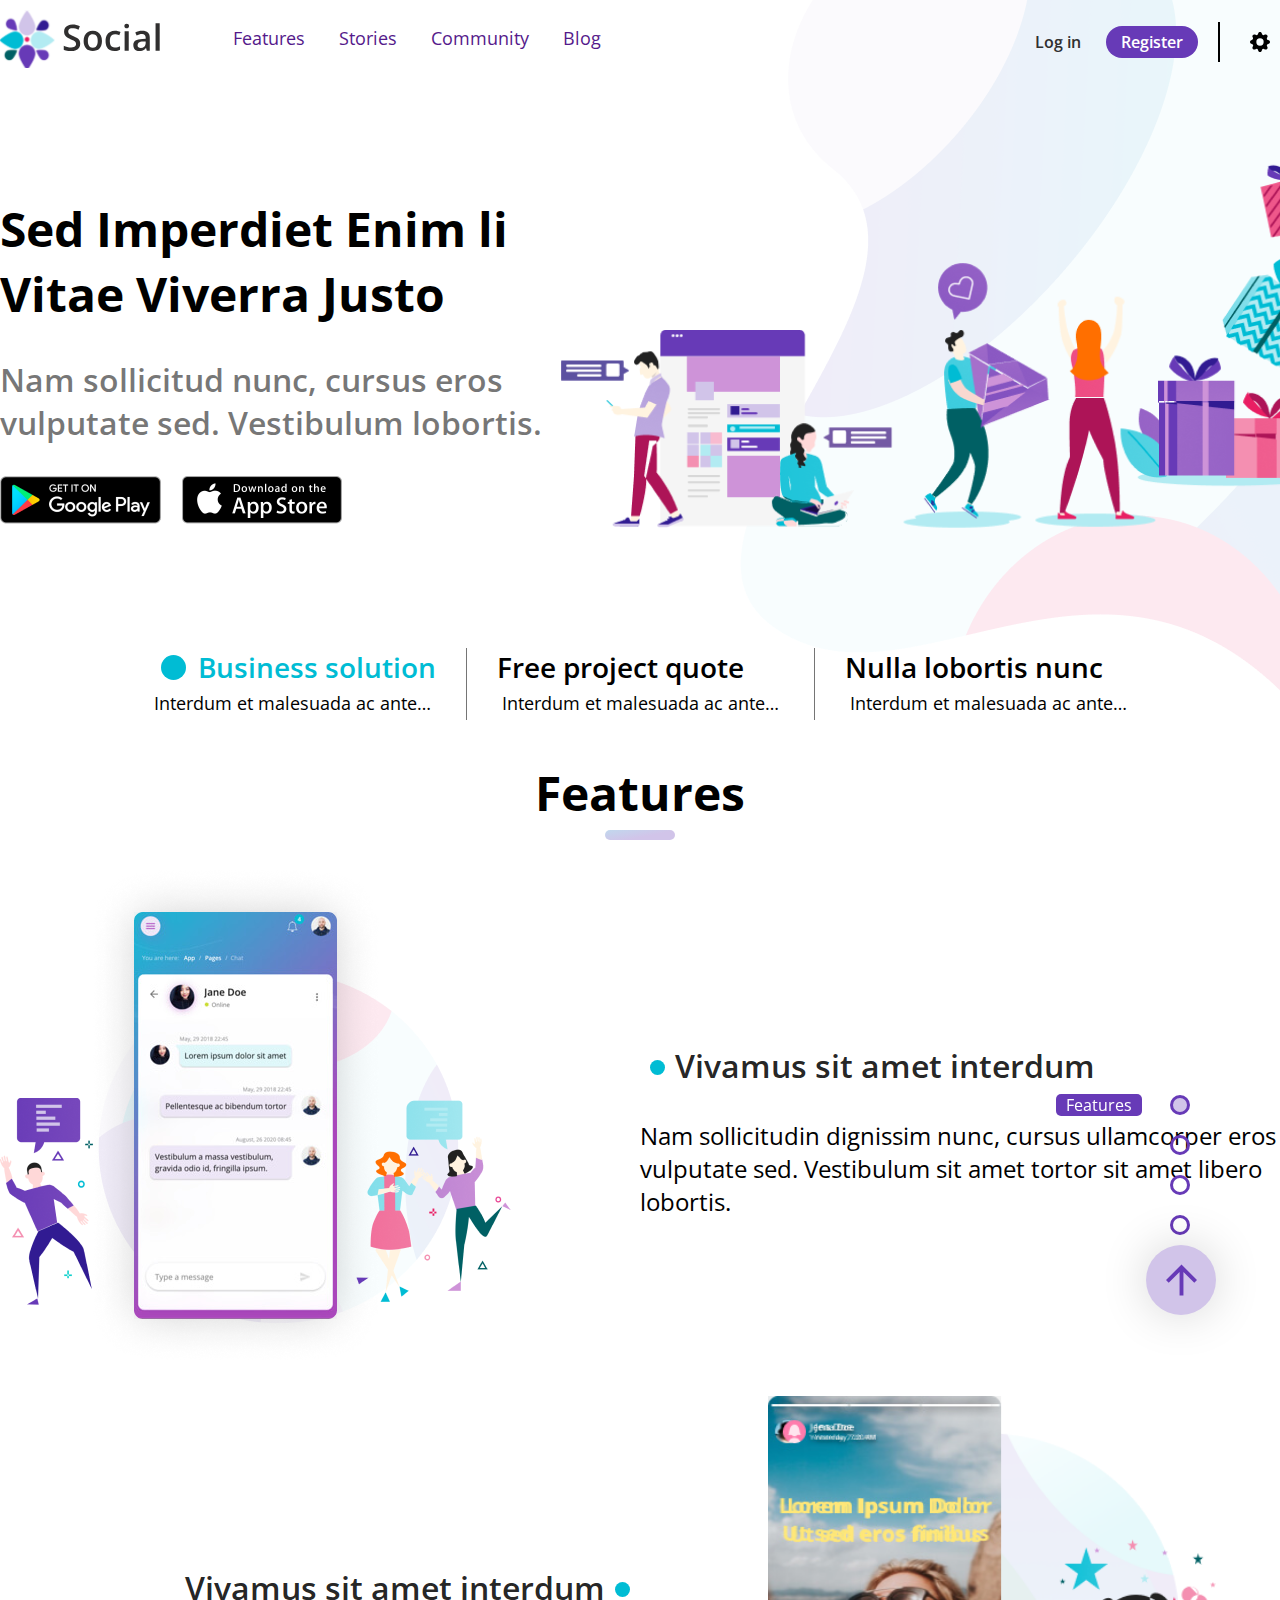
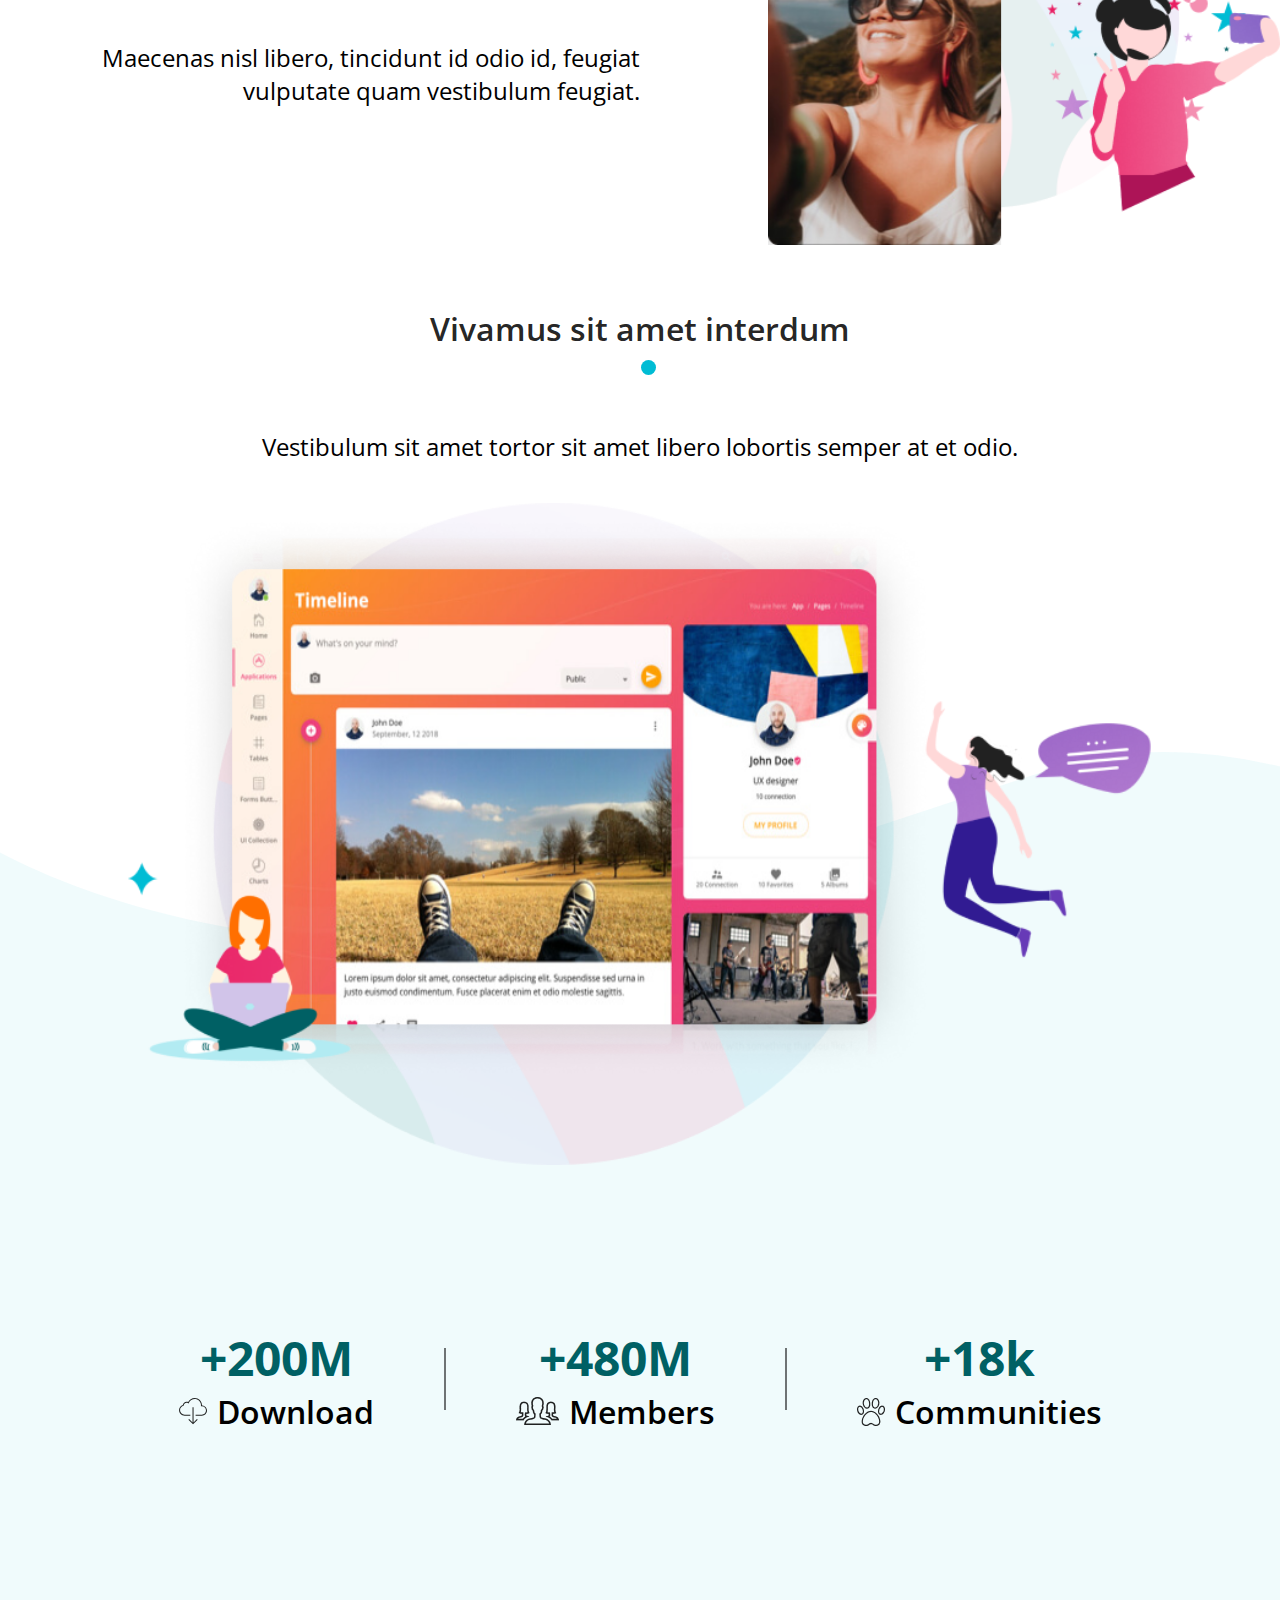
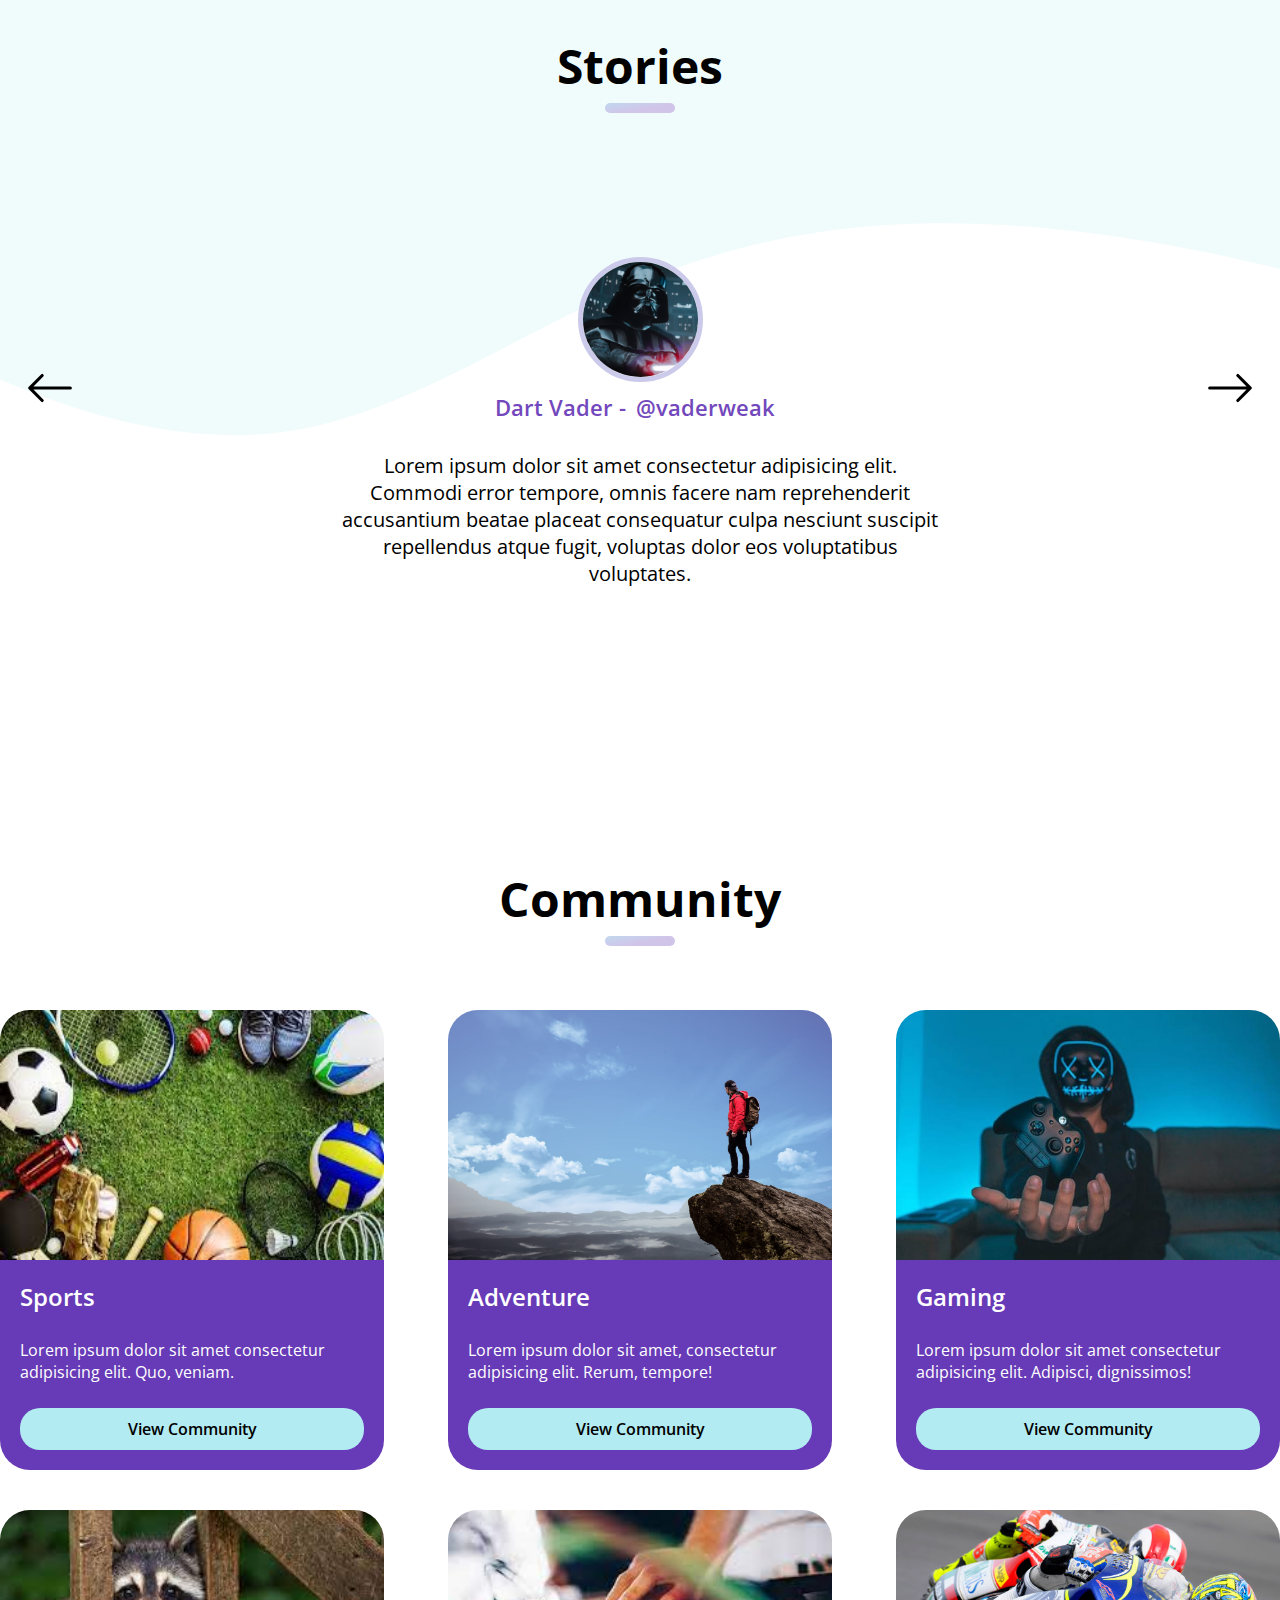
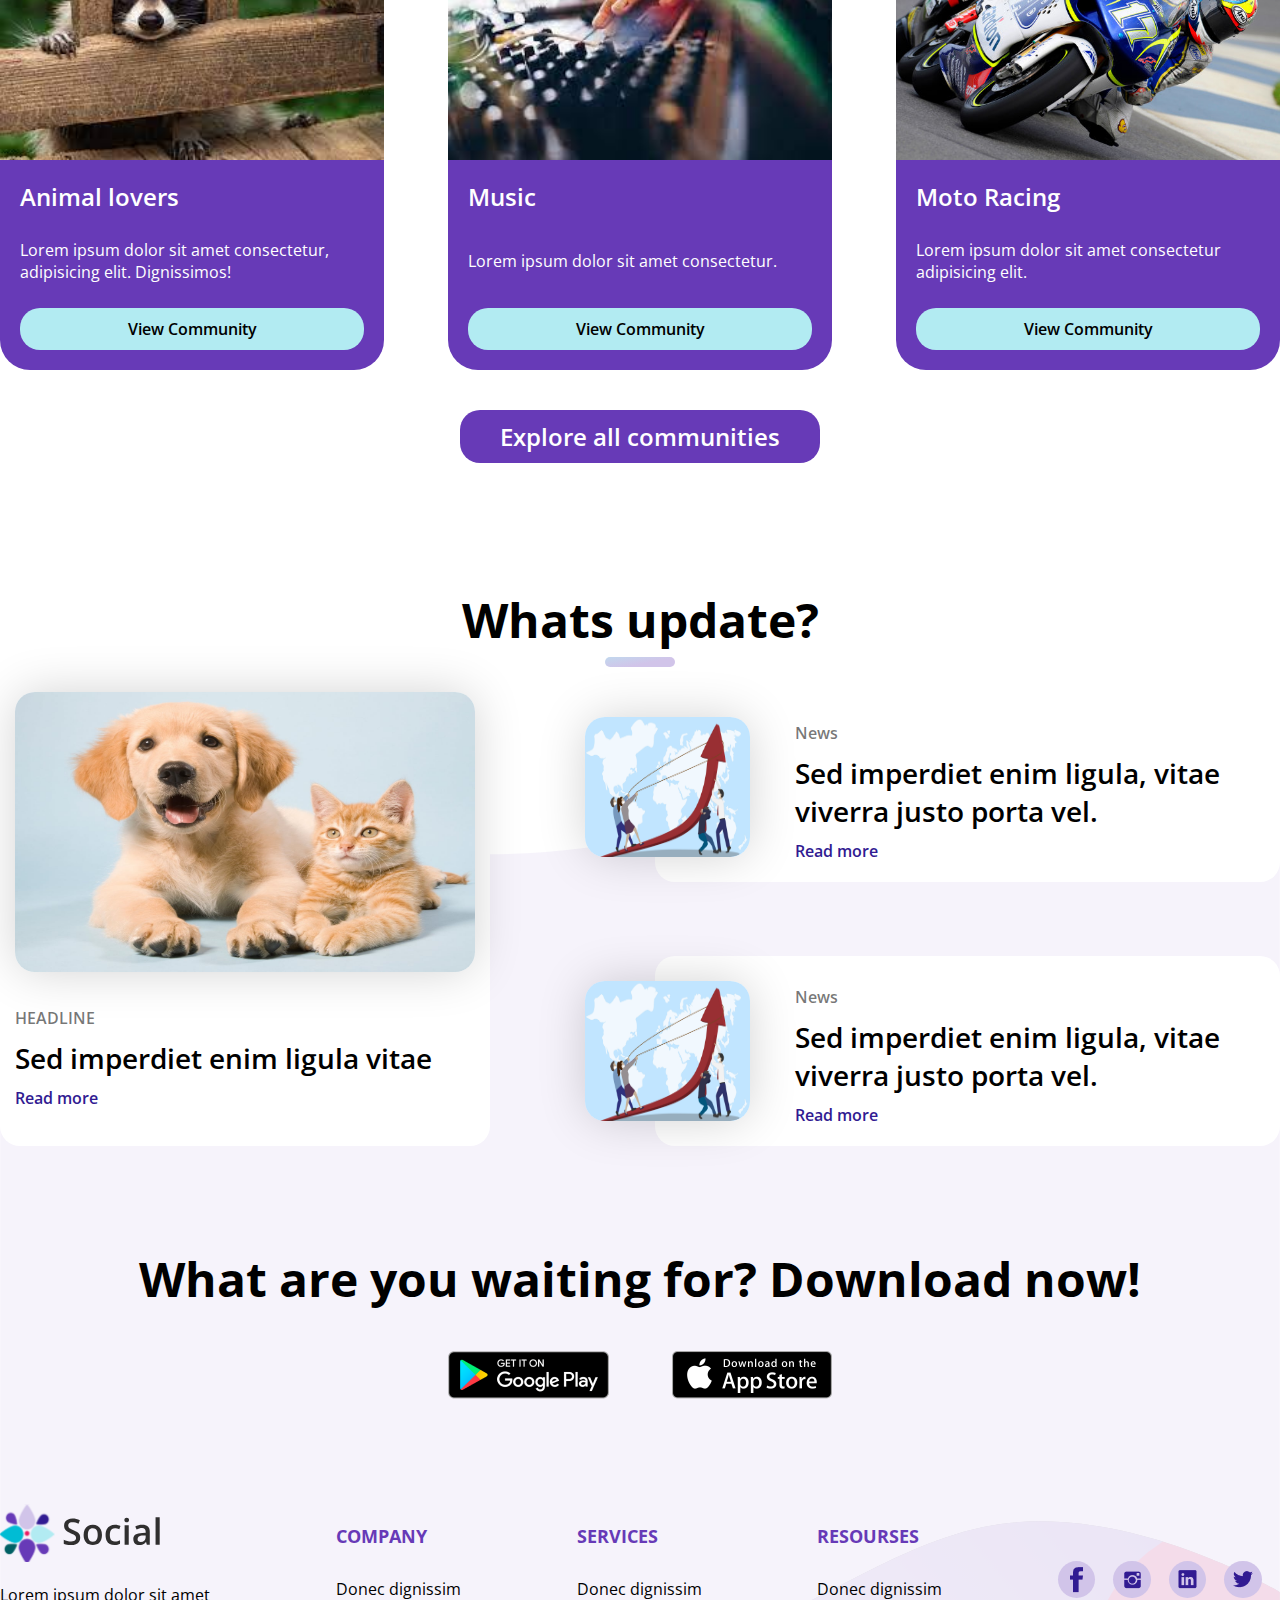
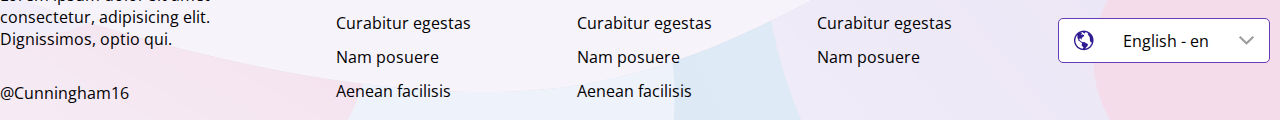
<file: index.html>
<!DOCTYPE html>
<html lang="en">
<head>
    <meta charset="UTF-8">
    <meta http-equiv="X-UA-Compatible" content="IE=edge">
    <meta name="viewport" content="width=device-width, initial-scale=1.0">
    <title>Social landing</title>
    <link rel="stylesheet" href="css/style.css">
    <link rel="stylesheet" href="css/style-mobile.css">
    <link rel="preconnect" href="https://fonts.googleapis.com">
    <link rel="preconnect" href="https://fonts.gstatic.com" crossorigin>
    <link href="https://fonts.googleapis.com/css2?family=Open+Sans:wght@400;600;700&display=swap" rel="stylesheet">
</head>
<body>
    <img src="img/Liquid Bg.png" alt="bg" class="liquid__bg">
    <header>
        <div class="wrapper">
            <section class="nav-mobile">
                <a href="">
                    <img src="img/logo.svg" alt="logo">
                </a>
                <div class="hamburger__container">
                    <button class="mobile-button">
                        <img src="img/list.svg" alt="img-logo">
                    </button>
                    <div class="hamburger__list">
                        <ul class="nav-list">
                            <li class="nav__element"><a href="">Features</a></li>
                            <li class="nav__element"><a href="">Stories</a></li>
                            <li class="nav__element"><a href="">Community</a></li>
                            <li class="nav__element"><a href="">Blog</a></li>
                        </ul>

                        <div class="registration__block">
                        <a href="pages/form-login.html">
                            <button class="log__in__button" href="">Log in</button>
                        </a>
                        <a href="pages/form-registration.html">
                            <button class="detail__button">Register</button>
                        </a>
                    </div>
                    <div class="settings__container">
                        <button class="settings__button">
                            <img src="img/gear-fill.svg" alt="img__setting">
                        </button>
                    </div>
                    </div>
                    </div>
                </div>
            </section>
            <nav>
                <div class="left__align__nav">
                    <a href="">
                        <img src="img/logo.svg" alt="logo">
                    </a>
                    <div class="navigation__page">
                        <ul class="nav-list">
                            <li class="nav__element"><a href="">Features</a></li>
                            <li class="nav__element"><a href="">Stories</a></li>
                            <li class="nav__element"><a href="">Community</a></li>
                            <li class="nav__element"><a href="">Blog</a></li>
                        </ul>
                    </div>
                </div>
                <div class="right__align__nav">
                    <div class="registration__block">
                        <a href="pages/form-login.html">
                            <button class="log__in__button" href="">Log in</button>
                        </a>
                        <a href="pages/form-registration.html">
                            <button class="detail__button">Register</button>
                        </a>
                    </div>
                    <div class="settings__container">
                        <button class="settings__button">
                            <img src="img/gear-fill.svg" alt="img__setting">
                        </button>
                    </div>
                </div>
            </nav>
    </header>
    <main>
        <div class="wrapper">
            <section class="main__section main__section_first">
                <div class="main-page__text">
                    <h1>Sed Imperdiet Enim li Vitae Viverra Justo</h1>
                    <h3>Nam sollicitud nunc, cursus eros vulputate sed. Vestibulum lobortis.</h3>
                    <div class="buttons__mobile__download">
                        <a href=""><img src="img/Google-app.png" alt=""></a>
                        <a href=""><img src="img/Apple-app.png" alt=""></a>
                    </div>
                </div>
                <div class="main__page__image">
                    <img src="img/main-page-img.png" alt="main-img">
                </div>
            </section>
            <section class="main__section hidden main__section_second">
                <div class="main__page__image">
                    <img src="img/banner-right.png" alt="main-img">
                </div>
                <div class="main-page__text">
                    <h1>Sed Imperdiet Enim li Vitae Viverra Justo</h1>
                    <h3>Nam sollicitud nunc, cursus eros vulputate sed. Vestibulum lobortis.</h3>
                    <div class="buttons__mobile__download">
                        <a href="pages/form-login.html"><button class="learn-more__button">LEARN MORE</button></a>
                        <a href="pages/form-consultation.html"><button class="get-started__button">GET STARTED</button></a>
                    </div>
                </div>
            </section>
            <section class="main__section main__section_center hidden main__section_third">
                <div class="main-page__text">
                    <h1>Sed Imperdiet Enim</h1>
                    <h3>Nam sollicitud nunc, cursus eros vulputate</h3>
                    <div class="buttons__mobile__download">
                        <a href="pages/form-login.html"><button class="learn-more__button">LEARN MORE</button></a>
                        <a href="pages/form-consultation.html"><button class="get-started__button">GET STARTED</button></a>
                    </div>
                </div>
                <div class="main__page__image">
                    <img src="img/banner-center.png" alt="main-img">
                </div>
            </section>
        </div>

        <div class="wrapper">
            <section class="pagination">
                <div class="pagination__link-element">
                    <h3 class="pagination__link-element_active">Business solution</h3>
                    <p>Interdum et malesuada ac ante…</p>
                </div>
                <div class="pagination__link-element">
                    <h3>Free project quote</h3>
                    <p>Interdum et malesuada ac ante…</p>
                </div>
                <div class="pagination__link-element">
                    <h3>Nulla lobortis nunc</h3>
                    <p>Interdum et malesuada ac ante…</p>
                </div>
            </section>
        </div>
        <div class="features-section">
        <div class="wrapper">
            <section class="features">
                <div class="header-section">
                    <h2>Features</h2>
                </div>
                <div class="feature__first-article">
                    <img src="img/Feature1-img.png" alt="feature1">
                    <div class="article-div">
                        <h3>Vivamus sit amet interdum</h3>
                        <p>Nam sollicitudin dignissim nunc, cursus ullamcorper eros vulputate sed. Vestibulum sit amet tortor sit amet libero lobortis.</p>
                    </div>
                </div>
                <div class="feature__second-article">
                    <div class="article-div">
                        <h3>Vivamus sit amet interdum</h3>
                        <p>Maecenas nisl libero, tincidunt id odio id, feugiat vulputate quam vestibulum feugiat.</p>
                    </div>
                    <img src="img/Feature2-img.png" alt="feature2">
                </div>
                <div class="feature__third-article">
                    <div class="article-div">
                        <h3>Vivamus sit amet interdum</h3>
                        <p>Vestibulum sit amet tortor sit amet libero lobortis semper at et odio.</p>
                    </div>
                    <img src="img/Artworks.png" alt="feature3">
                </div>
            </section>
        </div>

        <img src="img/Mask.svg" alt="" class="img-mask">

        <div class="wrapper">
            <section class="counter-block">
                <div class="counter-block__element">
                    <h2>+200M</h2>
                    <div class="text-icon">
                        <img src="img/ios-cloud-download-outline.svg" alt="">
                        <p>Download</p>
                    </div>
                </div>
                <div class="horisontal-line"></div>
                <div class="counter-block__element">
                    <h2>+480M</h2>
                    <div class="text-icon">
                        <img src="img/ios-people-outline.png" alt="">
                        <p>Members</p>
                    </div>
                </div>
                <div class="horisontal-line"></div>
                <div class="counter-block__element">
                    <h2>+18k</h2>
                    <div class="text-icon">
                        <img src="img/ios-paw-outline.png" alt="">
                        <p>Communities</p>
                    </div>
                </div>
            </section>
        </div>
        </div>

        <div class="wrapper">
            <section class="stories-section stories-block">
                <div class="header-section">
                    <h2>Stories</h2>
                </div><br><br>
                <!--Slider buttons-->
                <div class="slider__arrows">
                    <button class="prev-button">
                        <img src="img/arrow-left.svg" alt="prev">
                    </button>
                    <button class="next-button">
                        <img src="img/arrow-right.svg" alt="next">
                    </button>
                </div>

                <!--Slider content-->
                <div class="slider__content">
                    <div class="slider__card slider__card_active">
                        <img src="img/dart-vader-story.jpg" alt="">
                        <h5>Dart Vader  -<a href="#">@vaderweak</a></h5>
                        <p>Lorem ipsum dolor sit amet consectetur adipisicing elit. Commodi error tempore, omnis facere nam reprehenderit accusantium beatae placeat consequatur culpa nesciunt suscipit repellendus atque fugit, voluptas dolor eos voluptatibus voluptates.</p>
                    </div>
                    <div class="slider__card">
                        <img src="img/luke-story.jpg" alt="">
                        <h5>Luke Skywalker  -<a href="#">@finaltrilogysuck</a></h5>
                        <p>Lorem ipsum dolor sit amet consectetur, adipisicing elit. Reprehenderit, officiis tempora deserunt ratione ullam, earum, nemo iusto laudantium iure necessitatibus facere minus placeat. Optio, nemo explicabo fugiat in magni dicta!</p>
                    </div>
                    <div class="slider__card">
                        <img src="img/obi-van-story.jpg" alt="">
                        <h5>Obi Van Kenobi  -<a href="#">@imnotdead</a></h5>
                        <p>Lorem, ipsum dolor sit amet consectetur adipisicing elit. Quas voluptates incidunt ex? Dolorem perferendis consequuntur sed hic ab totam accusamus rerum magni quam ut voluptates, atque ipsam quia provident quidem.</p>
                    </div>
                </div>
            </section>
        </div>

        <div class="wrapper">
            <br><br>
            <div class="header-section community-section">
                <h2>Community</h2>
            </div>
            <section class="communities-block">
                <div class="community__card">
                    <img src="img/sports-card.jfif" alt="" class="img-card" width="384px" height="250">
                    <div class="card__header">
                        <h4>Sports</h4>
                        <p>Lorem ipsum dolor sit amet consectetur adipisicing elit. Quo, veniam.</p>
                        <button>View Community</button>
                    </div>
                </div>
                <div class="community__card">
                    <img src="img/adventure-card.jpg" alt="" class="img-card" width="384px" height="250">
                    <div class="card__header">
                        <h4>Adventure</h4>
                        <p>Lorem ipsum dolor sit amet, consectetur adipisicing elit. Rerum, tempore!</p>
                        <button>View Community</button>
                    </div>
                </div>
                <div class="community__card">
                    <img src="img/gaming-card.jpg" alt="" class="img-card" width="384px" height="250">
                    <div class="card__header">
                        <h4>Gaming</h4>
                        <p>Lorem ipsum dolor sit amet consectetur adipisicing elit. Adipisci, dignissimos!</p>
                        <button>View Community</button>
                    </div>
                </div>
                <div class="community__card">
                    <img src="img/animals-card.jfif" alt="" class="img-card" width="384px" height="250">
                    <div class="card__header">
                        <h4>Animal lovers</h4>
                        <p>Lorem ipsum dolor sit amet consectetur, adipisicing elit. Dignissimos!</p>
                        <button>View Community</button>
                    </div>
                </div>
                <div class="community__card">
                    <img src="img/music-card.jfif" alt="" class="img-card" width="384px" height="250">
                    <div class="card__header">
                        <h4>Music</h4>
                        <p>Lorem ipsum dolor sit amet consectetur.</p>
                        <button>View Community</button>
                    </div>
                </div>
                <div class="community__card">
                    <img src="img/moto-card.jpg" alt="" class="img-card" width="384px" height="250">
                    <div class="card__header">
                        <h4>Moto Racing</h4>
                        <p>Lorem ipsum dolor sit amet consectetur adipisicing elit.</p>
                        <button>View Community</button>
                    </div>
                </div>   
            </section>
            <center>
                <button class="all-communities">Explore all communities</button>
            </center>
        </div>

        <div class="wrapper">
            <br><br>
                <div class="header-section blog-section">
                    <h2>Whats update?</h2>
                </div>
            <section class="news-block">
                <div class="news__main-article">
                    <img src="img/main-news-img.jpg" alt="" class="main-news-img">
                    <h5>HEADLINE</h5>
                    <h4>Sed imperdiet enim ligula vitae</h4>
                    <a href="">Read more</a>
                </div>
                <div class="news__secondary-articles">
                    <div class="secondary-article hidden-mobile">
                        <img src="img/main-news-img.jpg" alt="">
                        <div class="side-header">
                            <h5>HEADLINE</h5>
                            <h4>Sed imperdiet enim ligula, vitae viverra justo porta vel.</h4>
                            <a href="">Read more</a>
                        </div>
                    </div>
                    <div class="secondary-article">
                        <img src="img/secondary-news-img.jpg" alt="">
                        <div class="side-header">
                            <h5>News</h5>
                            <h4>Sed imperdiet enim ligula, vitae viverra justo porta vel.</h4>
                            <a href="">Read more</a>
                        </div>
                    </div>
                    <div class="secondary-article">
                        <img src="img/secondary-news-img.jpg" alt="">
                        <div class="side-header">
                            <h5>News</h5>
                            <h4>Sed imperdiet enim ligula, vitae viverra justo porta vel.</h4>
                            <a href="">Read more</a>
                        </div>
                    </div>
                </div>
            </section>
        </div>
        <div class="wrapper">
            <section class="download-app">
                <h2>What are you waiting for? Download now!</h2>
                <div class="download-app__links">
                    <a href="#"><img src="img/Google-app.png" alt=""></a>
                    <a href="#"><img src="img/Apple-app.png" alt=""></a>
                </div>
            </section>
        </div>
    </main>
    <footer>
        <div class="wrapper">
            <div class="footer-container">
                <section class="logo-footer">
                    <a href=""><img src="img/logo.svg" alt=""></a>
                    <p>Lorem ipsum dolor sit amet consectetur, adipisicing elit. Dignissimos, optio qui.</p>
                    <p>@Cunningham16</p>
                </section>
                <section class="nav-footer">
                    <h4>COMPANY</h4>
                    <ul>
                        <li><a href="">Donec dignissim</a></li>
                        <li><a href="">Curabitur egestas</a></li>
                        <li><a href="">Nam posuere</a></li>
                        <li><a href="">Aenean facilisis</a></li>
                    </ul>
                </section>
                <section class="nav-footer">
                    <h4>SERVICES</h4>
                    <ul>
                        <li><a href="">Donec dignissim</a></li>
                        <li><a href="">Curabitur egestas</a></li>
                        <li><a href="">Nam posuere</a></li>
                        <li><a href="">Aenean facilisis</a></li>
                    </ul>
                </section>
                <section class="nav-footer">
                    <h4>RESOURSES</h4>
                    <ul>
                        <li><a href="">Donec dignissim</a></li>
                        <li><a href="">Curabitur egestas</a></li>
                        <li><a href="">Nam posuere</a></li>
                    </ul>
                </section>
                <section class="social-translate">
                    <div class="social-icons">
                        <a href="">
                            <div class="icon-container"><img src="img/social-facebook.png" alt=""></div>
                        </a>
                        <a href="">
                            <div class="icon-container"><img src="img/social-instagram.png" alt=""></div>
                        </a>
                        <a href="">
                            <div class="icon-container"><img src="img/social-linkedin.png" alt=""></div>
                        </a>
                        <a href="">
                            <div class="icon-container"><img src="img/social-twitter.png" alt=""></div>
                        </a>
                    </div>
                    <div class="translate-container">
                        <div class="input-translate">
                            <img src="img/android-globe.png" alt="" class="globe">
                            <p>English - en</p>
                            <img src="img/chevron-down.png" alt="" class="arrow-translate">
                        </div>
                        <div class="list-translates"></div>
                    </div>
                </section>
            </div>
        </div>
    </footer>
    <div class="navigator-fixed">
        <div class="navigator-fixed__element navigator-fixed__element_active">
            <p class="text-nav">Features</p>
            <button class="navigate-button_active"></button>
        </div>
        <div class="navigator-fixed__element">
            <p class="text-nav">Stories</p>
            <button class="navigate-button"></button>
        </div>
        <div class="navigator-fixed__element">
            <p class="text-nav">Community</p>
            <button class="navigate-button"></button>
        </div>
        <div class="navigator-fixed__element">
            <p class="text-nav">Blog</p>
            <button class="navigate-button"></button>
        </div>
        <button class="up-nav">
            <img src="img/icon-up.svg" alt="">
        </button>
    </div>
</body>
    <script src="js/navigation-script.js"></script>
    <script src="js/first-slider.js"></script>
    <script src="js/second-slider.js"></script>
</html>
</file>
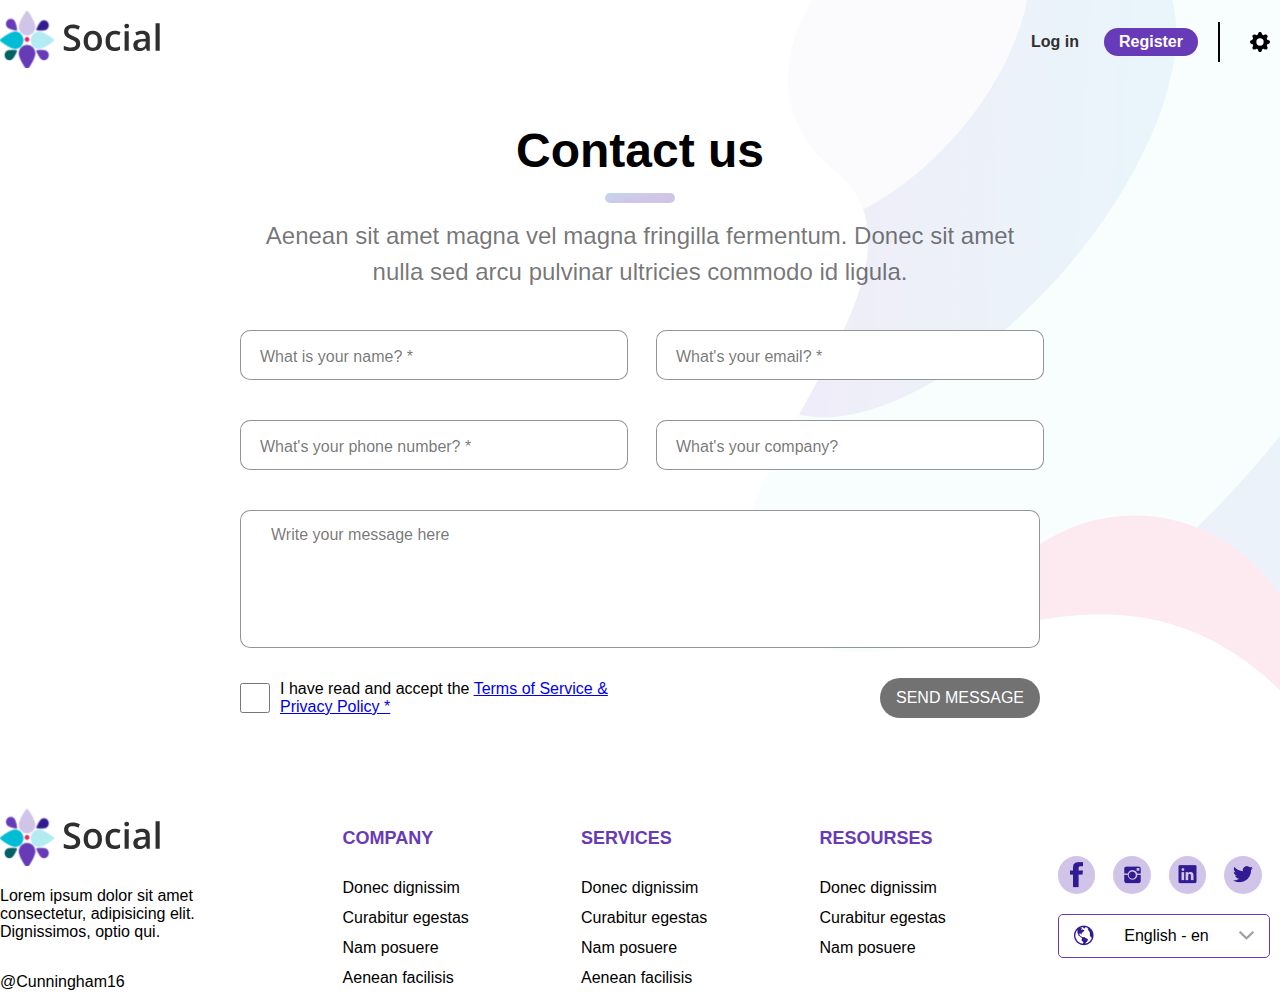
<file: pages/form-consultation.html>
<!DOCTYPE html>
<html lang="en">
<head>
    <meta charset="UTF-8">
    <meta http-equiv="X-UA-Compatible" content="IE=edge">
    <meta name="viewport" content="width=device-width, initial-scale=1.0">
    <title>Consultation</title>
    <link rel="stylesheet" href="../css/style.css">
    <link rel="stylesheet" href="../css/style-consultation-form.css">
    <link rel="stylesheet" href="../css/style-mobile.css">
</head>
<body>
    <img src="../img/Liquid Bg.png" alt="bg" class="liquid__bg">
    <header>
        <div class="wrapper">
            <section class="nav-mobile">
                <a href="../index.html">
                    <img src="../img/logo.svg" alt="logo">
                </a>
                <div class="hamburger__container">
                    <button class="mobile-button">
                        <img src="../img/list.svg" alt="img-logo">
                    </button>
                    <div class="hamburger__list">
                        <div class="registration__block">
                        <a href="../pages/form-login.html">
                            <button class="log__in__button" href="">Log in</button>
                        </a>
                        <a href="../pages/form-registration.html">
                            <button class="detail__button">Register</button>
                        </a>
                    </div>
                    <div class="settings__container">
                        <button class="settings__button">
                            <img src="../img/gear-fill.svg" alt="img__setting">
                        </button>
                    </div>
                    </div>
                    </div>
                </div>
            </section>
            <nav>
                <div class="left__align__nav">
                    <a href="">
                        <img src="../img/logo.svg" alt="logo">
                    </a>
                </div>
                <div class="right__align__nav">
                    <div class="registration__block">
                        <a href="../pages/form-login.html">
                            <button class="log__in__button" href="">Log in</button>
                        </a>
                        <a href="../pages/form-registration.html">
                            <button class="detail__button">Register</button>
                        </a>
                    </div>
                    <div class="settings__container">
                        <button class="settings__button">
                            <img src="../img/gear-fill.svg" alt="img__setting">
                        </button>
                    </div>
                </div>
            </nav>
    </header>
    <main class="wrapper">
        <center>
            <form action="../index.html" class="form-consultation" name="consultation">
                <div class="header-section">
                    <h2>Contact us</h2>
                </div>
                <p class="description-text">Aenean sit amet magna vel magna fringilla fermentum. Donec sit amet nulla sed arcu pulvinar ultricies commodo id ligula.</p>
                <div class="name-input__container">
                    <input name="name" type="text" class="form__name-input form-input" placeholder=" " id="inputName">
                    <label for="inputName" class="placeholder">What is your name? *</label>
                </div>
                <div class="email-input__container">
                    <input name="email" type="email" class="form__email-input form-input" placeholder=" " id="inputEmail">
                    <label for="inputEmail" class="placeholder">What's your email? *</label>
                </div>
                <div class="phone-input__container">
                    <input name="phone" type="tel" class="form__phone-input form-input" placeholder=" " id="inputPhone">
                    <label for="inputPhone" class="placeholder">What's your phone number? *</label>
                </div>
                <div class="company-input__container">
                    <input name="company" type="text" class="form__phone-input form-input" placeholder=" " id="inputCompany">
                    <label for="inputCompany" class="placeholder">What's your company?</label>
                </div>
                <textarea name="extraInfo" id="textMessage" cols="30" rows="10" placeholder="Write your message here"></textarea>
                <div class="policy">
                    <input name="checkbox" type="checkbox" class="policy-check">
                    <p>I have read and accept the <a href="#" class="link-terms">Terms of Service & Privacy Policy *</a></p>
                </div>
                <button disabled="true" class="button-submit">SEND MESSAGE</button>
            </form>
        </center>
    </main>
    <footer>
        <div class="wrapper">
            <div class="footer-container">
                <section class="logo-footer">
                    <a href="../index.html"><img src="../img/logo.svg" alt=""></a>
                    <p>Lorem ipsum dolor sit amet consectetur, adipisicing elit. Dignissimos, optio qui.</p>
                    <p>@Cunningham16</p>
                </section>
                <section class="nav-footer">
                    <h4>COMPANY</h4>
                    <ul>
                        <li><a href="">Donec dignissim</a></li>
                        <li><a href="">Curabitur egestas</a></li>
                        <li><a href="">Nam posuere</a></li>
                        <li><a href="">Aenean facilisis</a></li>
                    </ul>
                </section>
                <section class="nav-footer">
                    <h4>SERVICES</h4>
                    <ul>
                        <li><a href="">Donec dignissim</a></li>
                        <li><a href="">Curabitur egestas</a></li>
                        <li><a href="">Nam posuere</a></li>
                        <li><a href="">Aenean facilisis</a></li>
                    </ul>
                </section>
                <section class="nav-footer">
                    <h4>RESOURSES</h4>
                    <ul>
                        <li><a href="">Donec dignissim</a></li>
                        <li><a href="">Curabitur egestas</a></li>
                        <li><a href="">Nam posuere</a></li>
                    </ul>
                </section>
                <section class="social-translate">
                    <div class="social-icons">
                        <a href="">
                            <div class="icon-container"><img src="../img/social-facebook.png" alt=""></div>
                        </a>
                        <a href="">
                            <div class="icon-container"><img src="../img/social-instagram.png" alt=""></div>
                        </a>
                        <a href="">
                            <div class="icon-container"><img src="../img/social-linkedin.png" alt=""></div>
                        </a>
                        <a href="">
                            <div class="icon-container"><img src="../img/social-twitter.png" alt=""></div>
                        </a>
                    </div>
                    <div class="translate-container">
                        <div class="input-translate">
                            <img src="../img/android-globe.png" alt="" class="globe">
                            <p>English - en</p>
                            <img src="../img/chevron-down.png" alt="" class="arrow-translate">
                        </div>
                        <div class="list-translates"></div>
                    </div>
                </section>
            </div>
        </div>
    </footer>
    <section class="popup">
        <a href="" class="popup__close-content"></a>
        <div class="popup__content">
            <div class="header-close">
                <h1>Privacy Policy</h1>
                <button class="close__button">X</button>
            </div>
            <div class="content__text">
                <p>Last updated: June 06, 2022</p>
<p>This Privacy Policy describes Our policies and procedures on the collection, use and disclosure of Your information when You use the Service and tells You about Your privacy rights and how the law protects You.</p>
<p>We use Your Personal data to provide and improve the Service. By using the Service, You agree to the collection and use of information in accordance with this Privacy Policy. This Privacy Policy has been created with the help of the <a href="https://www.freeprivacypolicy.com/free-privacy-policy-generator/" target="_blank">Free Privacy Policy Generator</a>.</p>
<h1>Interpretation and Definitions</h1>
<h2>Interpretation</h2>
<p>The words of which the initial letter is capitalized have meanings defined under the following conditions. The following definitions shall have the same meaning regardless of whether they appear in singular or in plural.</p>
<h2>Definitions</h2>
<p>For the purposes of this Privacy Policy:</p>
<ul>
<li>
<p><strong>Account</strong> means a unique account created for You to access our Service or parts of our Service.</p>
</li>
<li>
<p><strong>Company</strong> (referred to as either &quot;the Company&quot;, &quot;We&quot;, &quot;Us&quot; or &quot;Our&quot; in this Agreement) refers to mhvmhv.</p>
</li>
<li>
<p><strong>Cookies</strong> are small files that are placed on Your computer, mobile device or any other device by a website, containing the details of Your browsing history on that website among its many uses.</p>
</li>
<li>
<p><strong>Country</strong> refers to: Arkansas,  United States</p>
</li>
<li>
<p><strong>Device</strong> means any device that can access the Service such as a computer, a cellphone or a digital tablet.</p>
</li>
<li>
<p><strong>Personal Data</strong> is any information that relates to an identified or identifiable individual.</p>
</li>
<li>
<p><strong>Service</strong> refers to the Website.</p>
</li>
<li>
<p><strong>Service Provider</strong> means any natural or legal person who processes the data on behalf of the Company. It refers to third-party companies or individuals employed by the Company to facilitate the Service, to provide the Service on behalf of the Company, to perform services related to the Service or to assist the Company in analyzing how the Service is used.</p>
</li>
<li>
<p><strong>Third-party Social Media Service</strong> refers to any website or any social network website through which a User can log in or create an account to use the Service.</p>
</li>
<li>
<p><strong>Usage Data</strong> refers to data collected automatically, either generated by the use of the Service or from the Service infrastructure itself (for example, the duration of a page visit).</p>
</li>
<li>
<p><strong>Website</strong> refers to mhvmhv, accessible from <a href="hvjhv" rel="external nofollow noopener" target="_blank">hvjhv</a></p>
</li>
<li>
<p><strong>You</strong> means the individual accessing or using the Service, or the company, or other legal entity on behalf of which such individual is accessing or using the Service, as applicable.</p>
</li>
</ul>
<h1>Collecting and Using Your Personal Data</h1>
<h2>Types of Data Collected</h2>
<h3>Personal Data</h3>
<p>While using Our Service, We may ask You to provide Us with certain personally identifiable information that can be used to contact or identify You. Personally identifiable information may include, but is not limited to:</p>
<ul>
<li>
<p>Email address</p>
</li>
<li>
<p>First name and last name</p>
</li>
<li>
<p>Phone number</p>
</li>
<li>
<p>Address, State, Province, ZIP/Postal code, City</p>
</li>
<li>
<p>Usage Data</p>
</li>
</ul>
<h3>Usage Data</h3>
<p>Usage Data is collected automatically when using the Service.</p>
<p>Usage Data may include information such as Your Device's Internet Protocol address (e.g. IP address), browser type, browser version, the pages of our Service that You visit, the time and date of Your visit, the time spent on those pages, unique device identifiers and other diagnostic data.</p>
<p>When You access the Service by or through a mobile device, We may collect certain information automatically, including, but not limited to, the type of mobile device You use, Your mobile device unique ID, the IP address of Your mobile device, Your mobile operating system, the type of mobile Internet browser You use, unique device identifiers and other diagnostic data.</p>
<p>We may also collect information that Your browser sends whenever You visit our Service or when You access the Service by or through a mobile device.</p>
<h3>Information from Third-Party Social Media Services</h3>
<p>The Company allows You to create an account and log in to use the Service through the following Third-party Social Media Services:</p>
<ul>
<li>Google</li>
<li>Facebook</li>
<li>Twitter</li>
<li>LinkedIn</li>
</ul>
<p>If You decide to register through or otherwise grant us access to a Third-Party Social Media Service, We may collect Personal data that is already associated with Your Third-Party Social Media Service's account, such as Your name, Your email address, Your activities or Your contact list associated with that account.</p>
<p>You may also have the option of sharing additional information with the Company through Your Third-Party Social Media Service's account. If You choose to provide such information and Personal Data, during registration or otherwise, You are giving the Company permission to use, share, and store it in a manner consistent with this Privacy Policy.</p>
<h3>Tracking Technologies and Cookies</h3>
<p>We use Cookies and similar tracking technologies to track the activity on Our Service and store certain information. Tracking technologies used are beacons, tags, and scripts to collect and track information and to improve and analyze Our Service. The technologies We use may include:</p>
<ul>
<li><strong>Cookies or Browser Cookies.</strong> A cookie is a small file placed on Your Device. You can instruct Your browser to refuse all Cookies or to indicate when a Cookie is being sent. However, if You do not accept Cookies, You may not be able to use some parts of our Service. Unless you have adjusted Your browser setting so that it will refuse Cookies, our Service may use Cookies.</li>
<li><strong>Flash Cookies.</strong> Certain features of our Service may use local stored objects (or Flash Cookies) to collect and store information about Your preferences or Your activity on our Service. Flash Cookies are not managed by the same browser settings as those used for Browser Cookies. For more information on how You can delete Flash Cookies, please read &quot;Where can I change the settings for disabling, or deleting local shared objects?&quot; available at <a href="https://helpx.adobe.com/flash-player/kb/disable-local-shared-objects-flash.html#main_Where_can_I_change_the_settings_for_disabling__or_deleting_local_shared_objects_" rel="external nofollow noopener" target="_blank">https://helpx.adobe.com/flash-player/kb/disable-local-shared-objects-flash.html#main_Where_can_I_change_the_settings_for_disabling__or_deleting_local_shared_objects_</a></li>
<li><strong>Web Beacons.</strong> Certain sections of our Service and our emails may contain small electronic files known as web beacons (also referred to as clear gifs, pixel tags, and single-pixel gifs) that permit the Company, for example, to count users who have visited those pages or opened an email and for other related website statistics (for example, recording the popularity of a certain section and verifying system and server integrity).</li>
</ul>
<p>Cookies can be &quot;Persistent&quot; or &quot;Session&quot; Cookies. Persistent Cookies remain on Your personal computer or mobile device when You go offline, while Session Cookies are deleted as soon as You close Your web browser. Learn more about cookies on the <a href="https://www.freeprivacypolicy.com/blog/sample-privacy-policy-template/#Use_Of_Cookies_And_Tracking" target="_blank">Free Privacy Policy website</a> article.</p>
<p>We use both Session and Persistent Cookies for the purposes set out below:</p>
<ul>
<li>
<p><strong>Necessary / Essential Cookies</strong></p>
<p>Type: Session Cookies</p>
<p>Administered by: Us</p>
<p>Purpose: These Cookies are essential to provide You with services available through the Website and to enable You to use some of its features. They help to authenticate users and prevent fraudulent use of user accounts. Without these Cookies, the services that You have asked for cannot be provided, and We only use these Cookies to provide You with those services.</p>
</li>
<li>
<p><strong>Cookies Policy / Notice Acceptance Cookies</strong></p>
<p>Type: Persistent Cookies</p>
<p>Administered by: Us</p>
<p>Purpose: These Cookies identify if users have accepted the use of cookies on the Website.</p>
</li>
<li>
<p><strong>Functionality Cookies</strong></p>
<p>Type: Persistent Cookies</p>
<p>Administered by: Us</p>
<p>Purpose: These Cookies allow us to remember choices You make when You use the Website, such as remembering your login details or language preference. The purpose of these Cookies is to provide You with a more personal experience and to avoid You having to re-enter your preferences every time You use the Website.</p>
</li>
</ul>
<p>For more information about the cookies we use and your choices regarding cookies, please visit our Cookies Policy or the Cookies section of our Privacy Policy.</p>
<h2>Use of Your Personal Data</h2>
<p>The Company may use Personal Data for the following purposes:</p>
<ul>
<li>
<p><strong>To provide and maintain our Service</strong>, including to monitor the usage of our Service.</p>
</li>
<li>
<p><strong>To manage Your Account:</strong> to manage Your registration as a user of the Service. The Personal Data You provide can give You access to different functionalities of the Service that are available to You as a registered user.</p>
</li>
<li>
<p><strong>For the performance of a contract:</strong> the development, compliance and undertaking of the purchase contract for the products, items or services You have purchased or of any other contract with Us through the Service.</p>
</li>
<li>
<p><strong>To contact You:</strong> To contact You by email, telephone calls, SMS, or other equivalent forms of electronic communication, such as a mobile application's push notifications regarding updates or informative communications related to the functionalities, products or contracted services, including the security updates, when necessary or reasonable for their implementation.</p>
</li>
<li>
<p><strong>To provide You</strong> with news, special offers and general information about other goods, services and events which we offer that are similar to those that you have already purchased or enquired about unless You have opted not to receive such information.</p>
</li>
<li>
<p><strong>To manage Your requests:</strong> To attend and manage Your requests to Us.</p>
</li>
<li>
<p><strong>For business transfers:</strong> We may use Your information to evaluate or conduct a merger, divestiture, restructuring, reorganization, dissolution, or other sale or transfer of some or all of Our assets, whether as a going concern or as part of bankruptcy, liquidation, or similar proceeding, in which Personal Data held by Us about our Service users is among the assets transferred.</p>
</li>
<li>
<p><strong>For other purposes</strong>: We may use Your information for other purposes, such as data analysis, identifying usage trends, determining the effectiveness of our promotional campaigns and to evaluate and improve our Service, products, services, marketing and your experience.</p>
</li>
</ul>
<p>We may share Your personal information in the following situations:</p>
<ul>
<li><strong>With Service Providers:</strong> We may share Your personal information with Service Providers to monitor and analyze the use of our Service,  to contact You.</li>
<li><strong>For business transfers:</strong> We may share or transfer Your personal information in connection with, or during negotiations of, any merger, sale of Company assets, financing, or acquisition of all or a portion of Our business to another company.</li>
<li><strong>With Affiliates:</strong> We may share Your information with Our affiliates, in which case we will require those affiliates to honor this Privacy Policy. Affiliates include Our parent company and any other subsidiaries, joint venture partners or other companies that We control or that are under common control with Us.</li>
<li><strong>With business partners:</strong> We may share Your information with Our business partners to offer You certain products, services or promotions.</li>
<li><strong>With other users:</strong> when You share personal information or otherwise interact in the public areas with other users, such information may be viewed by all users and may be publicly distributed outside. If You interact with other users or register through a Third-Party Social Media Service, Your contacts on the Third-Party Social Media Service may see Your name, profile, pictures and description of Your activity. Similarly, other users will be able to view descriptions of Your activity, communicate with You and view Your profile.</li>
<li><strong>With Your consent</strong>: We may disclose Your personal information for any other purpose with Your consent.</li>
</ul>
<h2>Retention of Your Personal Data</h2>
<p>The Company will retain Your Personal Data only for as long as is necessary for the purposes set out in this Privacy Policy. We will retain and use Your Personal Data to the extent necessary to comply with our legal obligations (for example, if we are required to retain your data to comply with applicable laws), resolve disputes, and enforce our legal agreements and policies.</p>
<p>The Company will also retain Usage Data for internal analysis purposes. Usage Data is generally retained for a shorter period of time, except when this data is used to strengthen the security or to improve the functionality of Our Service, or We are legally obligated to retain this data for longer time periods.</p>
<h2>Transfer of Your Personal Data</h2>
<p>Your information, including Personal Data, is processed at the Company's operating offices and in any other places where the parties involved in the processing are located. It means that this information may be transferred to — and maintained on — computers located outside of Your state, province, country or other governmental jurisdiction where the data protection laws may differ than those from Your jurisdiction.</p>
<p>Your consent to this Privacy Policy followed by Your submission of such information represents Your agreement to that transfer.</p>
<p>The Company will take all steps reasonably necessary to ensure that Your data is treated securely and in accordance with this Privacy Policy and no transfer of Your Personal Data will take place to an organization or a country unless there are adequate controls in place including the security of Your data and other personal information.</p>
<h2>Disclosure of Your Personal Data</h2>
<h3>Business Transactions</h3>
<p>If the Company is involved in a merger, acquisition or asset sale, Your Personal Data may be transferred. We will provide notice before Your Personal Data is transferred and becomes subject to a different Privacy Policy.</p>
<h3>Law enforcement</h3>
<p>Under certain circumstances, the Company may be required to disclose Your Personal Data if required to do so by law or in response to valid requests by public authorities (e.g. a court or a government agency).</p>
<h3>Other legal requirements</h3>
<p>The Company may disclose Your Personal Data in the good faith belief that such action is necessary to:</p>
<ul>
<li>Comply with a legal obligation</li>
<li>Protect and defend the rights or property of the Company</li>
<li>Prevent or investigate possible wrongdoing in connection with the Service</li>
<li>Protect the personal safety of Users of the Service or the public</li>
<li>Protect against legal liability</li>
</ul>
<h2>Security of Your Personal Data</h2>
<p>The security of Your Personal Data is important to Us, but remember that no method of transmission over the Internet, or method of electronic storage is 100% secure. While We strive to use commercially acceptable means to protect Your Personal Data, We cannot guarantee its absolute security.</p>
<h1>Children's Privacy</h1>
<p>Our Service does not address anyone under the age of 13. We do not knowingly collect personally identifiable information from anyone under the age of 13. If You are a parent or guardian and You are aware that Your child has provided Us with Personal Data, please contact Us. If We become aware that We have collected Personal Data from anyone under the age of 13 without verification of parental consent, We take steps to remove that information from Our servers.</p>
<p>If We need to rely on consent as a legal basis for processing Your information and Your country requires consent from a parent, We may require Your parent's consent before We collect and use that information.</p>
<h1>Links to Other Websites</h1>
<p>Our Service may contain links to other websites that are not operated by Us. If You click on a third party link, You will be directed to that third party's site. We strongly advise You to review the Privacy Policy of every site You visit.</p>
<p>We have no control over and assume no responsibility for the content, privacy policies or practices of any third party sites or services.</p>
<h1>Changes to this Privacy Policy</h1>
<p>We may update Our Privacy Policy from time to time. We will notify You of any changes by posting the new Privacy Policy on this page.</p>
<p>We will let You know via email and/or a prominent notice on Our Service, prior to the change becoming effective and update the &quot;Last updated&quot; date at the top of this Privacy Policy.</p>
<p>You are advised to review this Privacy Policy periodically for any changes. Changes to this Privacy Policy are effective when they are posted on this page.</p>
<h1>Contact Us</h1>
<p>If you have any questions about this Privacy Policy, You can contact us:</p>
            </div>
        </div>
    </section>
    <script src="../js/consultation-form.js"></script>
</body>
</html>
</file>
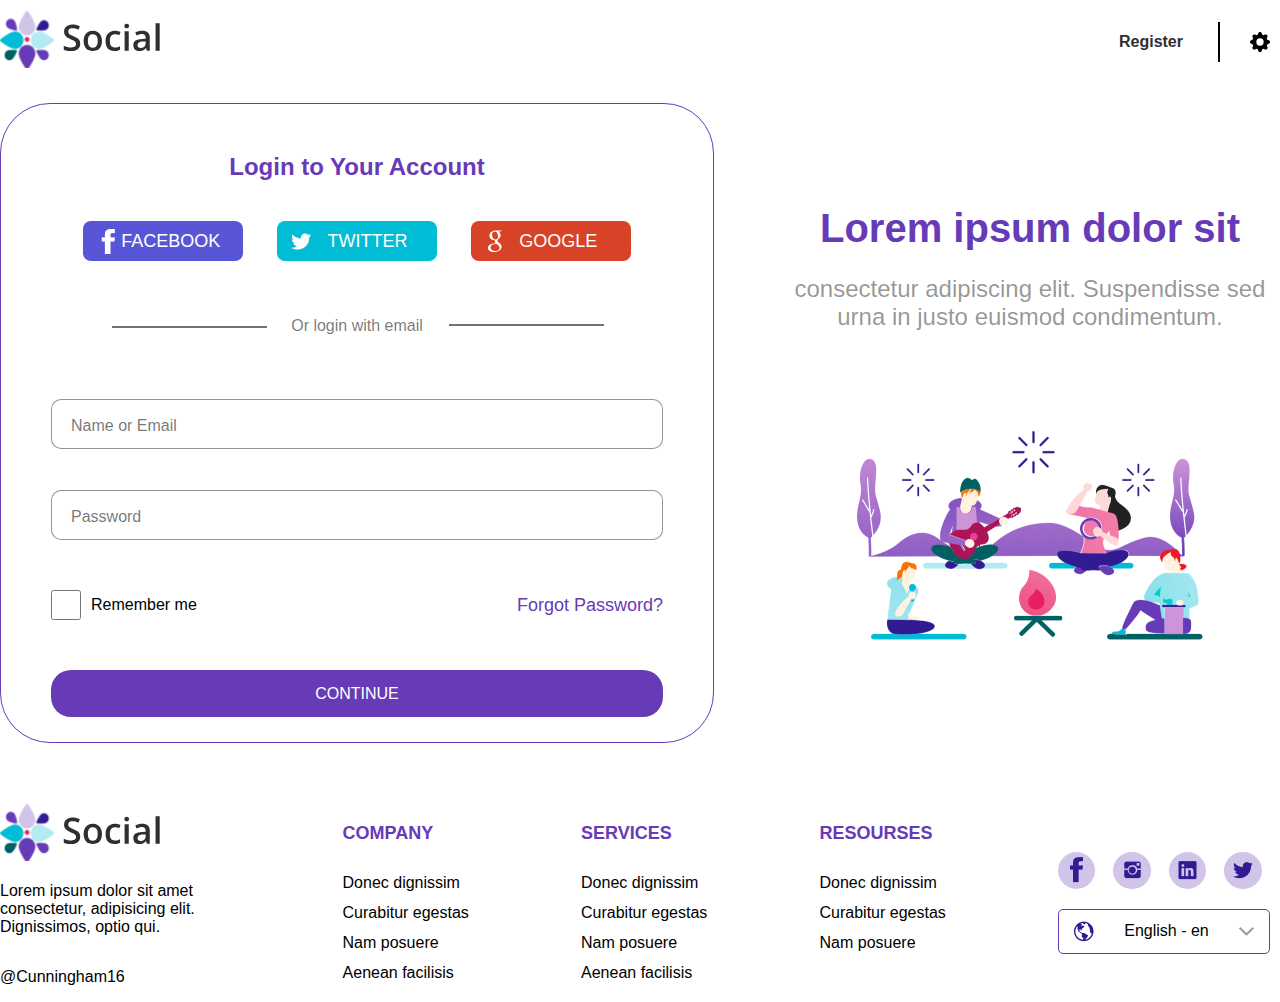
<file: pages/form-login.html>
<!DOCTYPE html>
<html lang="en">
<head>
    <meta charset="UTF-8">
    <meta http-equiv="X-UA-Compatible" content="IE=edge">
    <meta name="viewport" content="width=device-width, initial-scale=1.0">
    <title>Login</title>
    <link rel="stylesheet" href="../css/style.css">
    <link rel="stylesheet" href="../css/style-registration-form.css">
    <link rel="stylesheet" href="../css/style-login-form.css">
    <link rel="stylesheet" href="../css/style-mobile.css">
</head>
<body>
    <header>
        <div class="wrapper">
            <section class="nav-mobile">
                <a href="../index.html">
                    <img src="../img/logo.svg" alt="logo">
                </a>
                <div class="hamburger__container">
                    <button class="mobile-button">
                        <img src="../img/list.svg" alt="img-logo">
                    </button>
                    <div class="hamburger__list">
                        <div class="registration__block">
                        <a href="../pages/form-registration.html">
                            <button class="detail__button">Register</button>
                        </a>
                    </div>
                    <div class="settings__container">
                        <button class="settings__button">
                            <img src="../img/gear-fill.svg" alt="img__setting">
                        </button>
                    </div>
                    </div>
                    </div>
                </div>
            </section>
            <nav>
                <div class="left__align__nav">
                    <a href="../index.html">
                        <img src="../img/logo.svg" alt="logo">
                    </a>
                </div>
                <div class="right__align__nav">
                    <div class="registration__block">
                        <a href="../pages/form-registration.html">
                            <button class="log__in__button" href="">Register</button>
                        </a>
                    </div>
                    <div class="settings__container">
                        <button class="settings__button">
                            <img src="../img/gear-fill.svg" alt="img__setting">
                        </button>
                    </div>
                </div>
            </nav>
    </header>
    <main>
        <div class="wrapper">
            <section class="login">
                <section class="registration">
                    <form action="#" class="registration-block" name="registration">
                        <h3>Login to Your Account</h3>
                        <div class="buttons-services">
                            <a href="#">
                                <button class="facebook-reg-button">
                                    <img src="../img/social-facebook-login.png" alt="facebook">
                                    <p>FACEBOOK</p>
                                </button>
                            </a><a href="#">
                                <button class="twitter-reg-button">
                                    <img src="../img/social-twitter-login.png" alt="twitter">
                                    <p>TWITTER</p>
                                </button>
                            </a><a href="#">
                                <button class="google-reg-button">
                                    <img src="../img/social-google-outline.svg" alt="">
                                    <p>GOOGLE</p>
                                </button>
                            </a>
                        </div>
                        <p class="reg-email">Or login with email</p>
                        <div class="name-input__container">
                            <input name="name" type="text" class="form__name-input form-input" placeholder=" " id="inputName">
                            <label for="inputName" class="placeholder">Name or Email</label>
                        </div>
                        <div class="email-input__container">
                            <input name="password" autocomplete="current-password" type="password" class="form__email-input form-input" placeholder=" " id="emailInput">
                            <label for="emailInput" class="placeholder" >Password</label>
                        </div>
                        <div class="policy">
                            <input name="checkbox" type="checkbox" class="policy-check">
                            <p>Remember me</p>
                        </div>
                        <a href="#" class="link-forgot">Forgot Password?</a>
                        <button class="button-submit">CONTINUE</button>
                    </form>
    
                    <section class="description-registration">
                        <h2>Lorem ipsum dolor sit</h2>
                        <p>consectetur adipiscing elit. Suspendisse sed urna in justo euismod condimentum.</p>
                        <img src="../img/registration-form-img.png" alt="">
                    </section>
                </section>
            </section>
        </div>
    </main>
    <footer>
        <div class="wrapper">
            <div class="footer-container">
                <section class="logo-footer">
                    <a href="../index.html"><img src="../img/logo.svg" alt=""></a>
                    <p>Lorem ipsum dolor sit amet consectetur, adipisicing elit. Dignissimos, optio qui.</p>
                    <p>@Cunningham16</p>
                </section>
                <section class="nav-footer">
                    <h4>COMPANY</h4>
                    <ul>
                        <li><a href="">Donec dignissim</a></li>
                        <li><a href="">Curabitur egestas</a></li>
                        <li><a href="">Nam posuere</a></li>
                        <li><a href="">Aenean facilisis</a></li>
                    </ul>
                </section>
                <section class="nav-footer">
                    <h4>SERVICES</h4>
                    <ul>
                        <li><a href="">Donec dignissim</a></li>
                        <li><a href="">Curabitur egestas</a></li>
                        <li><a href="">Nam posuere</a></li>
                        <li><a href="">Aenean facilisis</a></li>
                    </ul>
                </section>
                <section class="nav-footer">
                    <h4>RESOURSES</h4>
                    <ul>
                        <li><a href="">Donec dignissim</a></li>
                        <li><a href="">Curabitur egestas</a></li>
                        <li><a href="">Nam posuere</a></li>
                    </ul>
                </section>
                <section class="social-translate">
                    <div class="social-icons">
                        <a href="">
                            <div class="icon-container"><img src="../img/social-facebook.png" alt=""></div>
                        </a>
                        <a href="">
                            <div class="icon-container"><img src="../img/social-instagram.png" alt=""></div>
                        </a>
                        <a href="">
                            <div class="icon-container"><img src="../img/social-linkedin.png" alt=""></div>
                        </a>
                        <a href="">
                            <div class="icon-container"><img src="../img/social-twitter.png" alt=""></div>
                        </a>
                    </div>
                    <div class="translate-container">
                        <div class="input-translate">
                            <img src="../img/android-globe.png" alt="" class="globe">
                            <p>English - en</p>
                            <img src="../img/chevron-down.png" alt="" class="arrow-translate">
                        </div>
                        <div class="list-translates"></div>
                    </div>
                </section>
            </div>
        </div>
    </footer>
    <script>
        let isOpenedBurger = false
        const burgerButton = document.querySelector(".mobile-button")
        const burgerInfo = document.querySelector(".hamburger__list")

        function animateBurger(){
            if(isOpenedBurger === false){
                burgerInfo.style.transform = 'translate(0, 0)'
                document.querySelector("body").style.overflow = "hidden"
                isOpenedBurger = true
            }else{
                burgerInfo.style.transform = 'translate(100%, 0)'
                document.querySelector("body").style.overflow = "auto"
                isOpenedBurger = false
            }
        }

        burgerButton.onclick = function(){
            animateBurger()
        }
    </script>
</body>
</html>
</file>
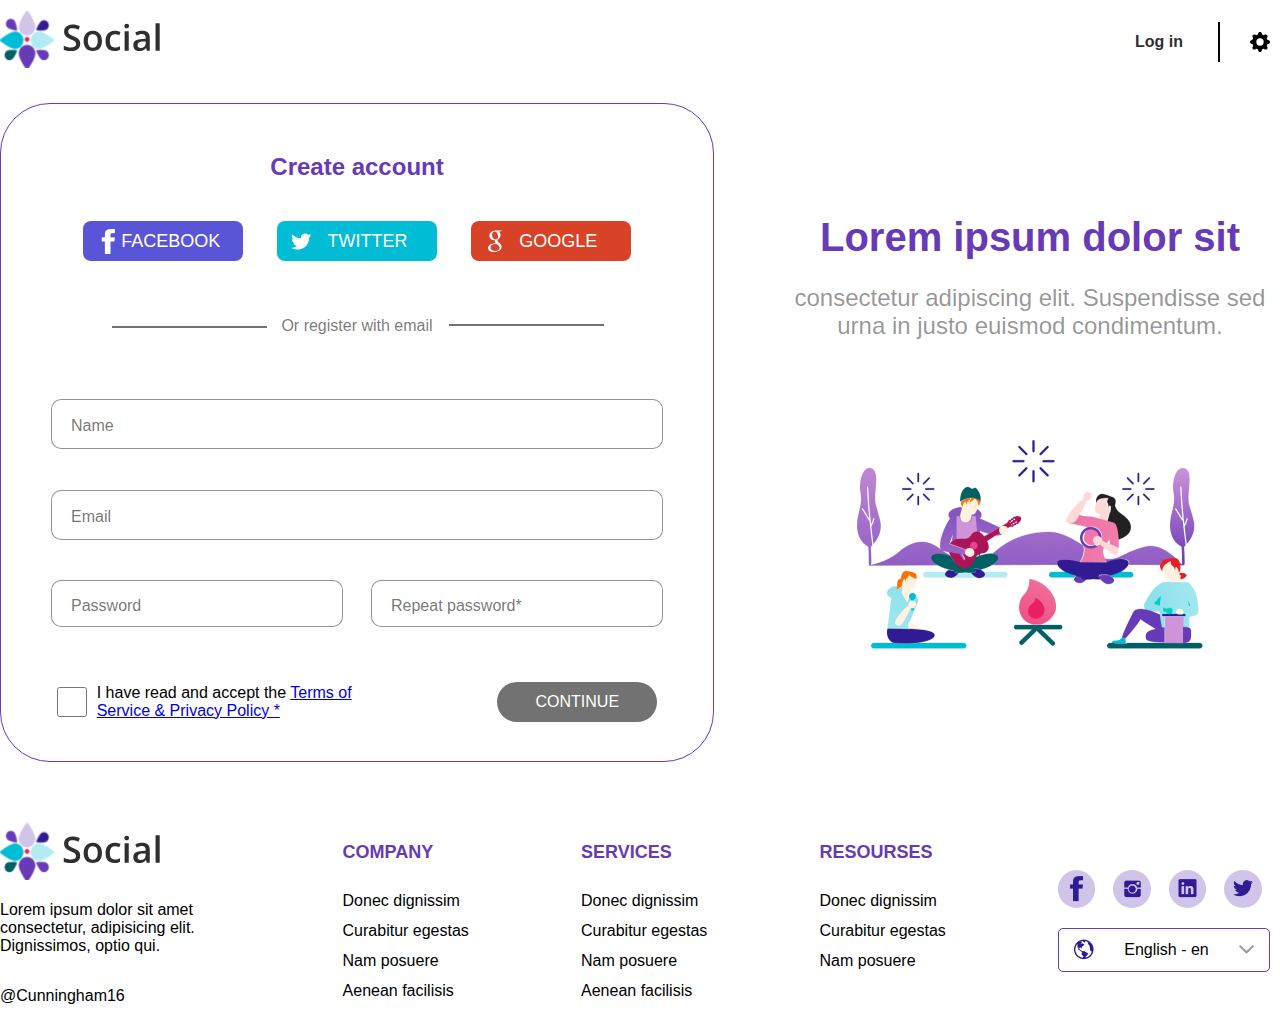
<file: pages/form-registration.html>
<!DOCTYPE html>
<html lang="en">
<head>
    <meta charset="UTF-8">
    <meta http-equiv="X-UA-Compatible" content="IE=edge">
    <meta name="viewport" content="width=device-width, initial-scale=1.0">
    <title>Register</title>
    <link rel="stylesheet" href="../css/style.css">
    <link rel="stylesheet" href="../css/style-registration-form.css">
    <link rel="stylesheet" href="../css/style-mobile.css">
</head>
<body>
    <header>
        <div class="wrapper">
            <section class="nav-mobile">
                <a href="../index.html">
                    <img src="../img/logo.svg" alt="logo">
                </a>
                <div class="hamburger__container">
                    <button class="mobile-button">
                        <img src="../img/list.svg" alt="img-logo">
                    </button>
                    <div class="hamburger__list">
                        <div class="registration__block">
                        <a href="../pages/form-login.html">
                            <button class="log__in__button">Log in</button>
                        </a>
                    </div>
                    <div class="settings__container">
                        <button class="settings__button">
                            <img src="../img/gear-fill.svg" alt="img__setting">
                        </button>
                    </div>
                    </div>
                    </div>
                </div>
            </section>
            <nav>
                <div class="left__align__nav">
                    <a href="../index.html">
                        <img src="../img/logo.svg" alt="logo">
                    </a>
                </div>
                <div class="right__align__nav">
                    <div class="registration__block">
                        <a href="form-login.html">
                            <button class="log__in__button" href="">Log in</button>
                        </a>
                    </div>
                    <div class="settings__container">
                        <button class="settings__button">
                            <img src="../img/gear-fill.svg" alt="img__setting">
                        </button>
                    </div>
                </div>
            </nav>
    </header>
    <main>
        <div class="wrapper">
            <section class="registration">
                <form action="#" class="registration-block" name="registration">
                    <h3>Create account</h3>
                    <div class="buttons-services">
                        <a href="#">
                            <button class="facebook-reg-button">
                                <img src="../img/social-facebook-login.png" alt="facebook">
                                <p>FACEBOOK</p>
                            </button>
                        </a><a href="#">
                            <button class="twitter-reg-button">
                                <img src="../img/social-twitter-login.png" alt="twitter">
                                <p>TWITTER</p>
                            </button>
                        </a><a href="#">
                            <button class="google-reg-button">
                                <img src="../img/social-google-outline.svg" alt="">
                                <p>GOOGLE</p>
                            </button>
                        </a>
                    </div>
                    <p class="reg-email">Or register with email</p>
                    <div class="name-input__container">
                        <input name="name" type="text" class="form__name-input form-input" placeholder=" " id="inputName">
                        <label for="inputName" class="placeholder">Name</label>
                    </div>
                    <div class="email-input__container">
                        <input name="email" autocomplete="username" type="email" class="form__email-input form-input" placeholder=" " id="emailInput">
                        <label for="emailInput" class="placeholder" >Email</label>
                    </div>
                    <div class="pass__container">
                        <div class="password-input__container">
                            <input name="password" autocomplete="new-password" type="password" class="form__password-input form-input" placeholder=" " id="inputPassword">
                            <label for="inputPassword" class="placeholder">Password</label>
                        </div>
                        <div class="repeat-input__container">
                            <input name="repetPassword" id="repeatPass" autocomplete="new-password" type="password" class="form__repeat-password form-input" placeholder=" ">
                            <label for="repeatPass" class="placeholder">Repeat password*</label>
                        </div>
                    </div>
                    <div class="policy">
                        <input name="checkbox" type="checkbox" class="policy-check">
                        <p>I have read and accept the <a href="#" class="link-terms">Terms of Service & Privacy Policy *</a></p>
                    </div>
                    <button disabled="true" class="button-submit">CONTINUE</button>
                </form>

                <section class="description-registration">
                    <h2>Lorem ipsum dolor sit</h2>
                    <p>consectetur adipiscing elit. Suspendisse sed urna in justo euismod condimentum.</p>
                    <img src="../img/registration-form-img.png" alt="">
                </section>
            </section>
        </div>
    </main>
    <footer>
        <div class="wrapper">
            <div class="footer-container">
                <section class="logo-footer">
                    <a href="../index.html"><img src="../img/logo.svg" alt=""></a>
                    <p>Lorem ipsum dolor sit amet consectetur, adipisicing elit. Dignissimos, optio qui.</p>
                    <p>@Cunningham16</p>
                </section>
                <section class="nav-footer">
                    <h4>COMPANY</h4>
                    <ul>
                        <li><a href="">Donec dignissim</a></li>
                        <li><a href="">Curabitur egestas</a></li>
                        <li><a href="">Nam posuere</a></li>
                        <li><a href="">Aenean facilisis</a></li>
                    </ul>
                </section>
                <section class="nav-footer">
                    <h4>SERVICES</h4>
                    <ul>
                        <li><a href="">Donec dignissim</a></li>
                        <li><a href="">Curabitur egestas</a></li>
                        <li><a href="">Nam posuere</a></li>
                        <li><a href="">Aenean facilisis</a></li>
                    </ul>
                </section>
                <section class="nav-footer">
                    <h4>RESOURSES</h4>
                    <ul>
                        <li><a href="">Donec dignissim</a></li>
                        <li><a href="">Curabitur egestas</a></li>
                        <li><a href="">Nam posuere</a></li>
                    </ul>
                </section>
                <section class="social-translate">
                    <div class="social-icons">
                        <a href="">
                            <div class="icon-container"><img src="../img/social-facebook.png" alt=""></div>
                        </a>
                        <a href="">
                            <div class="icon-container"><img src="../img/social-instagram.png" alt=""></div>
                        </a>
                        <a href="">
                            <div class="icon-container"><img src="../img/social-linkedin.png" alt=""></div>
                        </a>
                        <a href="">
                            <div class="icon-container"><img src="../img/social-twitter.png" alt=""></div>
                        </a>
                    </div>
                    <div class="translate-container">
                        <div class="input-translate">
                            <img src="../img/android-globe.png" alt="" class="globe">
                            <p>English - en</p>
                            <img src="../img/chevron-down.png" alt="" class="arrow-translate">
                        </div>
                        <div class="list-translates"></div>
                    </div>
                </section>
            </div>
        </div>
    </footer>
    <section class="popup">
        <a href="" class="popup__close-content"></a>
        <div class="popup__content">
            <div class="header-close">
                <h1>Privacy Policy</h1>
                <button class="close__button">X</button>
            </div>
            <div class="content__text">
                <p>Last updated: June 06, 2022</p>
<p>This Privacy Policy describes Our policies and procedures on the collection, use and disclosure of Your information when You use the Service and tells You about Your privacy rights and how the law protects You.</p>
<p>We use Your Personal data to provide and improve the Service. By using the Service, You agree to the collection and use of information in accordance with this Privacy Policy. This Privacy Policy has been created with the help of the <a href="https://www.freeprivacypolicy.com/free-privacy-policy-generator/" target="_blank">Free Privacy Policy Generator</a>.</p>
<h1>Interpretation and Definitions</h1>
<h2>Interpretation</h2>
<p>The words of which the initial letter is capitalized have meanings defined under the following conditions. The following definitions shall have the same meaning regardless of whether they appear in singular or in plural.</p>
<h2>Definitions</h2>
<p>For the purposes of this Privacy Policy:</p>
<ul>
<li>
<p><strong>Account</strong> means a unique account created for You to access our Service or parts of our Service.</p>
</li>
<li>
<p><strong>Company</strong> (referred to as either &quot;the Company&quot;, &quot;We&quot;, &quot;Us&quot; or &quot;Our&quot; in this Agreement) refers to mhvmhv.</p>
</li>
<li>
<p><strong>Cookies</strong> are small files that are placed on Your computer, mobile device or any other device by a website, containing the details of Your browsing history on that website among its many uses.</p>
</li>
<li>
<p><strong>Country</strong> refers to: Arkansas,  United States</p>
</li>
<li>
<p><strong>Device</strong> means any device that can access the Service such as a computer, a cellphone or a digital tablet.</p>
</li>
<li>
<p><strong>Personal Data</strong> is any information that relates to an identified or identifiable individual.</p>
</li>
<li>
<p><strong>Service</strong> refers to the Website.</p>
</li>
<li>
<p><strong>Service Provider</strong> means any natural or legal person who processes the data on behalf of the Company. It refers to third-party companies or individuals employed by the Company to facilitate the Service, to provide the Service on behalf of the Company, to perform services related to the Service or to assist the Company in analyzing how the Service is used.</p>
</li>
<li>
<p><strong>Third-party Social Media Service</strong> refers to any website or any social network website through which a User can log in or create an account to use the Service.</p>
</li>
<li>
<p><strong>Usage Data</strong> refers to data collected automatically, either generated by the use of the Service or from the Service infrastructure itself (for example, the duration of a page visit).</p>
</li>
<li>
<p><strong>Website</strong> refers to mhvmhv, accessible from <a href="hvjhv" rel="external nofollow noopener" target="_blank">hvjhv</a></p>
</li>
<li>
<p><strong>You</strong> means the individual accessing or using the Service, or the company, or other legal entity on behalf of which such individual is accessing or using the Service, as applicable.</p>
</li>
</ul>
<h1>Collecting and Using Your Personal Data</h1>
<h2>Types of Data Collected</h2>
<h3>Personal Data</h3>
<p>While using Our Service, We may ask You to provide Us with certain personally identifiable information that can be used to contact or identify You. Personally identifiable information may include, but is not limited to:</p>
<ul>
<li>
<p>Email address</p>
</li>
<li>
<p>First name and last name</p>
</li>
<li>
<p>Phone number</p>
</li>
<li>
<p>Address, State, Province, ZIP/Postal code, City</p>
</li>
<li>
<p>Usage Data</p>
</li>
</ul>
<h3>Usage Data</h3>
<p>Usage Data is collected automatically when using the Service.</p>
<p>Usage Data may include information such as Your Device's Internet Protocol address (e.g. IP address), browser type, browser version, the pages of our Service that You visit, the time and date of Your visit, the time spent on those pages, unique device identifiers and other diagnostic data.</p>
<p>When You access the Service by or through a mobile device, We may collect certain information automatically, including, but not limited to, the type of mobile device You use, Your mobile device unique ID, the IP address of Your mobile device, Your mobile operating system, the type of mobile Internet browser You use, unique device identifiers and other diagnostic data.</p>
<p>We may also collect information that Your browser sends whenever You visit our Service or when You access the Service by or through a mobile device.</p>
<h3>Information from Third-Party Social Media Services</h3>
<p>The Company allows You to create an account and log in to use the Service through the following Third-party Social Media Services:</p>
<ul>
<li>Google</li>
<li>Facebook</li>
<li>Twitter</li>
<li>LinkedIn</li>
</ul>
<p>If You decide to register through or otherwise grant us access to a Third-Party Social Media Service, We may collect Personal data that is already associated with Your Third-Party Social Media Service's account, such as Your name, Your email address, Your activities or Your contact list associated with that account.</p>
<p>You may also have the option of sharing additional information with the Company through Your Third-Party Social Media Service's account. If You choose to provide such information and Personal Data, during registration or otherwise, You are giving the Company permission to use, share, and store it in a manner consistent with this Privacy Policy.</p>
<h3>Tracking Technologies and Cookies</h3>
<p>We use Cookies and similar tracking technologies to track the activity on Our Service and store certain information. Tracking technologies used are beacons, tags, and scripts to collect and track information and to improve and analyze Our Service. The technologies We use may include:</p>
<ul>
<li><strong>Cookies or Browser Cookies.</strong> A cookie is a small file placed on Your Device. You can instruct Your browser to refuse all Cookies or to indicate when a Cookie is being sent. However, if You do not accept Cookies, You may not be able to use some parts of our Service. Unless you have adjusted Your browser setting so that it will refuse Cookies, our Service may use Cookies.</li>
<li><strong>Flash Cookies.</strong> Certain features of our Service may use local stored objects (or Flash Cookies) to collect and store information about Your preferences or Your activity on our Service. Flash Cookies are not managed by the same browser settings as those used for Browser Cookies. For more information on how You can delete Flash Cookies, please read &quot;Where can I change the settings for disabling, or deleting local shared objects?&quot; available at <a href="https://helpx.adobe.com/flash-player/kb/disable-local-shared-objects-flash.html#main_Where_can_I_change_the_settings_for_disabling__or_deleting_local_shared_objects_" rel="external nofollow noopener" target="_blank">https://helpx.adobe.com/flash-player/kb/disable-local-shared-objects-flash.html#main_Where_can_I_change_the_settings_for_disabling__or_deleting_local_shared_objects_</a></li>
<li><strong>Web Beacons.</strong> Certain sections of our Service and our emails may contain small electronic files known as web beacons (also referred to as clear gifs, pixel tags, and single-pixel gifs) that permit the Company, for example, to count users who have visited those pages or opened an email and for other related website statistics (for example, recording the popularity of a certain section and verifying system and server integrity).</li>
</ul>
<p>Cookies can be &quot;Persistent&quot; or &quot;Session&quot; Cookies. Persistent Cookies remain on Your personal computer or mobile device when You go offline, while Session Cookies are deleted as soon as You close Your web browser. Learn more about cookies on the <a href="https://www.freeprivacypolicy.com/blog/sample-privacy-policy-template/#Use_Of_Cookies_And_Tracking" target="_blank">Free Privacy Policy website</a> article.</p>
<p>We use both Session and Persistent Cookies for the purposes set out below:</p>
<ul>
<li>
<p><strong>Necessary / Essential Cookies</strong></p>
<p>Type: Session Cookies</p>
<p>Administered by: Us</p>
<p>Purpose: These Cookies are essential to provide You with services available through the Website and to enable You to use some of its features. They help to authenticate users and prevent fraudulent use of user accounts. Without these Cookies, the services that You have asked for cannot be provided, and We only use these Cookies to provide You with those services.</p>
</li>
<li>
<p><strong>Cookies Policy / Notice Acceptance Cookies</strong></p>
<p>Type: Persistent Cookies</p>
<p>Administered by: Us</p>
<p>Purpose: These Cookies identify if users have accepted the use of cookies on the Website.</p>
</li>
<li>
<p><strong>Functionality Cookies</strong></p>
<p>Type: Persistent Cookies</p>
<p>Administered by: Us</p>
<p>Purpose: These Cookies allow us to remember choices You make when You use the Website, such as remembering your login details or language preference. The purpose of these Cookies is to provide You with a more personal experience and to avoid You having to re-enter your preferences every time You use the Website.</p>
</li>
</ul>
<p>For more information about the cookies we use and your choices regarding cookies, please visit our Cookies Policy or the Cookies section of our Privacy Policy.</p>
<h2>Use of Your Personal Data</h2>
<p>The Company may use Personal Data for the following purposes:</p>
<ul>
<li>
<p><strong>To provide and maintain our Service</strong>, including to monitor the usage of our Service.</p>
</li>
<li>
<p><strong>To manage Your Account:</strong> to manage Your registration as a user of the Service. The Personal Data You provide can give You access to different functionalities of the Service that are available to You as a registered user.</p>
</li>
<li>
<p><strong>For the performance of a contract:</strong> the development, compliance and undertaking of the purchase contract for the products, items or services You have purchased or of any other contract with Us through the Service.</p>
</li>
<li>
<p><strong>To contact You:</strong> To contact You by email, telephone calls, SMS, or other equivalent forms of electronic communication, such as a mobile application's push notifications regarding updates or informative communications related to the functionalities, products or contracted services, including the security updates, when necessary or reasonable for their implementation.</p>
</li>
<li>
<p><strong>To provide You</strong> with news, special offers and general information about other goods, services and events which we offer that are similar to those that you have already purchased or enquired about unless You have opted not to receive such information.</p>
</li>
<li>
<p><strong>To manage Your requests:</strong> To attend and manage Your requests to Us.</p>
</li>
<li>
<p><strong>For business transfers:</strong> We may use Your information to evaluate or conduct a merger, divestiture, restructuring, reorganization, dissolution, or other sale or transfer of some or all of Our assets, whether as a going concern or as part of bankruptcy, liquidation, or similar proceeding, in which Personal Data held by Us about our Service users is among the assets transferred.</p>
</li>
<li>
<p><strong>For other purposes</strong>: We may use Your information for other purposes, such as data analysis, identifying usage trends, determining the effectiveness of our promotional campaigns and to evaluate and improve our Service, products, services, marketing and your experience.</p>
</li>
</ul>
<p>We may share Your personal information in the following situations:</p>
<ul>
<li><strong>With Service Providers:</strong> We may share Your personal information with Service Providers to monitor and analyze the use of our Service,  to contact You.</li>
<li><strong>For business transfers:</strong> We may share or transfer Your personal information in connection with, or during negotiations of, any merger, sale of Company assets, financing, or acquisition of all or a portion of Our business to another company.</li>
<li><strong>With Affiliates:</strong> We may share Your information with Our affiliates, in which case we will require those affiliates to honor this Privacy Policy. Affiliates include Our parent company and any other subsidiaries, joint venture partners or other companies that We control or that are under common control with Us.</li>
<li><strong>With business partners:</strong> We may share Your information with Our business partners to offer You certain products, services or promotions.</li>
<li><strong>With other users:</strong> when You share personal information or otherwise interact in the public areas with other users, such information may be viewed by all users and may be publicly distributed outside. If You interact with other users or register through a Third-Party Social Media Service, Your contacts on the Third-Party Social Media Service may see Your name, profile, pictures and description of Your activity. Similarly, other users will be able to view descriptions of Your activity, communicate with You and view Your profile.</li>
<li><strong>With Your consent</strong>: We may disclose Your personal information for any other purpose with Your consent.</li>
</ul>
<h2>Retention of Your Personal Data</h2>
<p>The Company will retain Your Personal Data only for as long as is necessary for the purposes set out in this Privacy Policy. We will retain and use Your Personal Data to the extent necessary to comply with our legal obligations (for example, if we are required to retain your data to comply with applicable laws), resolve disputes, and enforce our legal agreements and policies.</p>
<p>The Company will also retain Usage Data for internal analysis purposes. Usage Data is generally retained for a shorter period of time, except when this data is used to strengthen the security or to improve the functionality of Our Service, or We are legally obligated to retain this data for longer time periods.</p>
<h2>Transfer of Your Personal Data</h2>
<p>Your information, including Personal Data, is processed at the Company's operating offices and in any other places where the parties involved in the processing are located. It means that this information may be transferred to — and maintained on — computers located outside of Your state, province, country or other governmental jurisdiction where the data protection laws may differ than those from Your jurisdiction.</p>
<p>Your consent to this Privacy Policy followed by Your submission of such information represents Your agreement to that transfer.</p>
<p>The Company will take all steps reasonably necessary to ensure that Your data is treated securely and in accordance with this Privacy Policy and no transfer of Your Personal Data will take place to an organization or a country unless there are adequate controls in place including the security of Your data and other personal information.</p>
<h2>Disclosure of Your Personal Data</h2>
<h3>Business Transactions</h3>
<p>If the Company is involved in a merger, acquisition or asset sale, Your Personal Data may be transferred. We will provide notice before Your Personal Data is transferred and becomes subject to a different Privacy Policy.</p>
<h3>Law enforcement</h3>
<p>Under certain circumstances, the Company may be required to disclose Your Personal Data if required to do so by law or in response to valid requests by public authorities (e.g. a court or a government agency).</p>
<h3>Other legal requirements</h3>
<p>The Company may disclose Your Personal Data in the good faith belief that such action is necessary to:</p>
<ul>
<li>Comply with a legal obligation</li>
<li>Protect and defend the rights or property of the Company</li>
<li>Prevent or investigate possible wrongdoing in connection with the Service</li>
<li>Protect the personal safety of Users of the Service or the public</li>
<li>Protect against legal liability</li>
</ul>
<h2>Security of Your Personal Data</h2>
<p>The security of Your Personal Data is important to Us, but remember that no method of transmission over the Internet, or method of electronic storage is 100% secure. While We strive to use commercially acceptable means to protect Your Personal Data, We cannot guarantee its absolute security.</p>
<h1>Children's Privacy</h1>
<p>Our Service does not address anyone under the age of 13. We do not knowingly collect personally identifiable information from anyone under the age of 13. If You are a parent or guardian and You are aware that Your child has provided Us with Personal Data, please contact Us. If We become aware that We have collected Personal Data from anyone under the age of 13 without verification of parental consent, We take steps to remove that information from Our servers.</p>
<p>If We need to rely on consent as a legal basis for processing Your information and Your country requires consent from a parent, We may require Your parent's consent before We collect and use that information.</p>
<h1>Links to Other Websites</h1>
<p>Our Service may contain links to other websites that are not operated by Us. If You click on a third party link, You will be directed to that third party's site. We strongly advise You to review the Privacy Policy of every site You visit.</p>
<p>We have no control over and assume no responsibility for the content, privacy policies or practices of any third party sites or services.</p>
<h1>Changes to this Privacy Policy</h1>
<p>We may update Our Privacy Policy from time to time. We will notify You of any changes by posting the new Privacy Policy on this page.</p>
<p>We will let You know via email and/or a prominent notice on Our Service, prior to the change becoming effective and update the &quot;Last updated&quot; date at the top of this Privacy Policy.</p>
<p>You are advised to review this Privacy Policy periodically for any changes. Changes to this Privacy Policy are effective when they are posted on this page.</p>
<h1>Contact Us</h1>
<p>If you have any questions about this Privacy Policy, You can contact us:</p>
            </div>
        </div>
    </section>
    <script src="../js/registration-form.js"></script>
    <script>
        let isOpenedBurger = false
        const burgerButton = document.querySelector(".mobile-button")
        const burgerInfo = document.querySelector(".hamburger__list")

        function animateBurger(){
            if(isOpenedBurger === false){
                burgerInfo.style.transform = 'translate(0, 0)'
                document.querySelector("body").style.overflow = "hidden"
                isOpenedBurger = true
            }else{
                burgerInfo.style.transform = 'translate(100%, 0)'
                document.querySelector("body").style.overflow = "auto"
                isOpenedBurger = false
            }
        }

        burgerButton.onclick = function(){
            animateBurger()
        }
    </script>
</body>
</html>
</file>
<file: css/style.css>
body{
    font-family: "Open Sans", sans-serif;
    margin: 0;
    padding: 0;
    overflow-x: hidden;
    background-image: url(../img/luquid-footer.svg);
    background-position-y: bottom;
    background-repeat: no-repeat;
    background-size: contain;
}

.wrapper{
    max-width: 1280px;
    margin-left: auto;
    margin-right: auto;
}

.liquid__bg{
    z-index: -2;
    position: absolute;
    right: 0;
    top: 0;
}

nav{
    justify-content: space-between;
    padding: 10px 0px;
    align-items: center;
    display: flex;
    margin-bottom: 80px;
}

.nav__list{
    font-weight: 600;
    margin: 0;
    color: #673AB7;
}

.nav__element{
    font-size: 18px;
    position: relative;
    display: inline;
    list-style-type: none;
    margin-left: 30px;
}

.registration__block{
    display: flex;
    justify-content: space-between;
    align-items: center;
}

.registration__block button{
    cursor: pointer;
    margin-left: 10px;
    transition: 0.2s;
    border-radius: 39px;
    padding: 5px 15px;
    text-align: center;
    font-family: "Open Sans", sans-serif;
    font-size: 16px;
    font-weight: 600;
}

.log__in__button{
    border: none;
    background-color: transparent;
    color: #302F2F;
}

.log__in__button:hover{
    background-color: #B2EBF2;
}

.detail__button{
    color: white;
    background-color: #673AB7;
    border: none;
}

.detail__button:hover{
    background-color: #00BCD4; 
}

.nav__element a{
    text-decoration: none;
}

.left__align__nav, .right__align__nav{
    display: flex;
}

.settings__container{
    border-left: 2px solid black;
    display: flex;
    align-items: center;
    justify-content: center;
    margin-left: 20px;
    padding-left: 20px;
}

.settings__button{
    border: none;
    border-radius: 39px;
    background-color: transparent;
    cursor: pointer;
    display: flex;
    justify-content: center;
    align-items: center;
    transition: 0.2s;
    width: 40px;
    height: 40px;
}

.main__section{
    height: 110%;
    display: flex;
    justify-content: space-between;
}

.settings__button:hover{
    background-color: #D1C4E9;
}

.buttons__mobile__download{
    display: flex;
}

.buttons__mobile__download a:last-child{
    margin-left: 20px;
}

.main-page__text h1{
    font-size: 48px;
    font-weight: 700;
}

.main-page__text h3{
    font-size: 32px;
    font-weight: 600;
    color: #0000008A;
}

.nav__element_active, .pagination__link-element{
    position: relative;
}

.nav__element_active::after{
    content: '';
    width: 8px;
    height: 8px;
    border-radius: 10px;
    display: inherit;
    position: absolute;
    background-color: #673AB7;
    top: 30px;
    right: 42%;
}

.pagination{
    margin-top: 80px;
    display: flex;
    justify-content: center;
    align-items: center;
}

.pagination__link-element{
    cursor: pointer;
    border-right: 1px solid #0000008A;
    padding: 0px 30px;
}

.pagination__link-element:last-child{
    border-right: none;
}

.pagination__link-element h3{
    display: flex;
    font-size: 28px;
    font-weight: 600;
    margin: 0;
}

.pagination__link-element p{
    font-size: 18px;
    font-weight: 400;
    margin: 5px;
}

.pagination__link-element_active::before{
    content: '';
    width: 25px;
    height: 25px;
    margin: auto;
    display: inline-block;
    background-color: #00BCD4;
    border-radius: 20px;
}

.pagination__link-element_active{
    color: #00BCD4;
}

.feature__first-article{
    display: flex;
    align-items: center;
    justify-content: space-between;
    margin-bottom: 30px;
}

.feature__first-article img{
    flex-basis: 40%;
}

.article-div{
    flex-basis: 50%;
    display: flex;
    flex-direction: column;
}

.article-div h3{
    font-size: 32px;
    font-weight: 600;
    color: #000000DE;
}

.feature__first-article h3::before, .feature__second-article h3::after{
    content: '';
    width: 15px;
    height: 15px;
    margin: auto;
    display: inline-block;
    background-color: #00BCD4;
    border-radius: 20px;
    margin: auto 10px 3px 10px; 
}

.article-div p{
    font-size: 24px;
    font-weight: 400;
    margin: 0;
}

.feature__second-article{
    display: flex;
    justify-content: space-between;
    align-items: center;
    margin-bottom: 30px;
}

.feature__second-article img{
    flex-basis: 40%;
}

.feature__second-article{
    text-align: right;
}

.feature__third-article{
    position: relative;
    text-align: center;
    display: flex;
    flex-direction: column;
    align-items: center;
}

.feature__third-article img{
    margin-top: 40px;
    width: 80%;
}

.feature__third-article h3:before{
    content: '';
    width: 15px;
    height: 15px;
    margin: auto;
    display: inline-block;
    background-color: #00BCD4;
    border-radius: 20px;
    margin: auto 10px 3px 10px;
    position: absolute;
    right: 48%;
    top: 85px;
}

.feature__third-article h3{
    margin-bottom: 80px;
}

.header-section{
    width: 100%;
    display: flex;
    justify-content: center;
    align-items: center;
}

.header-section h2{
    max-width: 400px;
    font-size: 48px;
    font-weight: 700;
    text-align: center;
    position: relative;
    display: flex;
    align-items: center;
    flex-direction: column;
}

.header-section h2:before{
    content: '';
    width: 70px;
    height: 10px;
    border-radius: 10px;
    display: block;
    position: absolute;
    top: 70px;
    background: linear-gradient(169.02deg, #B2EBF2 -58.33%, #D1C4E9 60.57%);
}

.counter-block{
    margin-top: 160px;
    margin-bottom: 160px;
    align-items: center;
    justify-content: center;
    display: flex;
}

.counter-block p{
    margin-top: 0;
    margin-bottom: 0;
    margin-left: 10px;
    text-align: center;
    font-size: 32px;
    font-weight: 600;
}

.counter-block h2{
    margin: 0px;
    text-align: center;
    font-size: 48px;
    font-weight: 700;
    color: #006064;
}

.counter-block__element{
    display: flex;
    flex-direction: column;
}

.text-icon{
    display: flex;
    align-items: center;
}

.horisontal-line{
    margin-left: 70px;
    margin-right: 70px;
    height: 60px;
    border: 1px solid #0000008A;
}

.img-mask{
    position: absolute;
    top: 2300px;
    left: 0;
    right: 0;
    max-width: 100%;
    z-index: -1;
}

.stories-block{
    position: relative;
}

.slider__arrows{
    width: 100%;
    position: absolute;
    display: flex;
    z-index: 0;
    justify-content: space-between;
    align-items: center;
    top: 50%;
}

.slider__arrows button{
    width: 100px;
    height: 100px;
    display: flex;
    justify-content: center;
    align-items: center;

    border: none;
    background-color: transparent;
    border-radius: 50%;

    transition: 0.2s;
}

.slider__arrows button:hover, .slider__arrows button:active{
    background-color: #CCCAEB;
}

.slider__content{
    height: 500px;
    display: flex;
    justify-content: center;
    align-items: center;
}

.slider__card_active{
    z-index: 1;
    display: flex!important;
    flex-direction: column;
    max-width: 600px;
    min-width: 240px;
    align-items: center;
    text-align: center;
}

.slider__card_active{
    font-size: 20px;
    font-weight: 400;
}

.slider__card{
    display: none;
}

.slider__card img{
    width: 115px;
    height: 115px;
    border-radius: 50%;
    border: 5px solid #CCCAEB;
}

.slider__card h5, .slider__card a{
    font-weight: 600;
    font-size: 22px;
    margin: 10px;
    color: #7248BC;
}

.slider__card a{
    text-decoration: none;
    transition: 0.2s;
}

.slider__card a:hover{
    color: #00BCD4;
}

.img-card{
    width: 100%;
    border-radius: 30px 30px 0 0;
}

.community__card{
    margin-top: 40px;
    display: flex;
    flex-direction: column;
    justify-content: center;
    width: 30%;
}

.communities-block{
    display: flex;
    justify-content: space-between;
    flex-wrap: wrap;
    align-items: center;
}

.card__header{
    height: 170px;
    min-width: 344px;
    max-width: 100%;
    padding: 20px;
    background-color: #673AB7;
    color: white;

    display: flex;
    flex-direction: column;
    justify-content: space-between;
    border-radius: 0 0 30px 30px;
}

.card__header h4{
    margin: 0;
    font-size: 24px;
    font-weight: 600;
}

.card__header button{
    font-family: "Open Sans", sans-serif;
    background-color: #B2EBF2;
    border: none;
    padding: 10px 15px;
    font-family: "Open Sans", sans-serif;
    font-size: 16px;
    font-weight: 600;
    border-radius: 20px;

    transition: 0.2s;
    cursor: pointer;
}

.card__header button:hover{
    background-color: #006064;
    color: white;
}

.all-communities{
    margin: 40px;
    padding: 10px 40px;
    text-align: center;
    border: none;
    background-color: #673AB7;

    font-family: "Open Sans", sans-serif;
    font-size: 24px;
    font-weight: 600;
    border-radius: 20px;
    color: white;

    cursor: pointer;
    transition: 0.2s;
}

.all-communities:hover{
    background-color: #006064;
}

.main-news-img{
    position: relative;
    top: -20px;
    width: 460px;
    height: 280px;
    border-radius: 20px;
    box-shadow: 0px 0px 49px -2px rgba(0, 0, 0, 0.19);
}

.news__main-article{
    width: 460px;
    margin-top: 20px;
    background-color: white;
    padding: 0px 15px 37px 15px;
    border-radius: 20px;
}

.news__main-article a, .secondary-article a{
    font-weight: 600;
    font-size: 16px;
    color: #311B92;
    text-decoration: none;
}

.news__main-article h4, .secondary-article h4{
    font-weight: 600;
    font-size: 28px;
    margin: 10px 0px;
}

.news__main-article h5, .secondary-article h5{
    margin: 10px 0px;
    color: #0000008A;
    font-size: 16px;
    font-weight: 600;
}

.footer-img{
    z-index: -1;
    position: absolute;
    top: 5000px;
    left: 0;
    right: 0;
    width: 100%;
}

.secondary-article img{
    position: relative;
    left: 95px;
    width: 165px;
    height: 140px;
    border-radius: 20px;
    box-shadow: 0px 0px 49px -2px rgba(0, 0, 0, 0.19);
}

.secondary-article{
    align-items: center;
    display: flex;
    border-radius: 20px;
}

.side-header{
    background-color: white;
    padding: 20px 20px 20px 140px;
    border-radius: 20px;
}

.news-block{
    display: flex;
}

.news__secondary-articles{
    display: flex;
    flex-direction: column;
    justify-content: space-between;
}

.download-app{
    margin-top: 60px;
    margin-bottom: 100px;
    display: flex;
    flex-direction: column;
    align-items: center;
    justify-content: center;
}

.download-app h2{
    font-size: 48px;
    font-weight: 700;
}

.download-app__links{
    display: flex;
    width: 30%;
    justify-content: space-between;
}

.logo-footer{
    width: 18%;
    display: flex;
    flex-direction: column;
    font-size: 16px;
    font-weight: 400;
}

.footer-container{
    margin-top: 60px;
    display: flex;
    flex-wrap: wrap;
    justify-content: space-between;
    align-items: flex-start;
}

.nav-footer{
    display: flex;
    flex-direction: column;
}

.nav-footer ul{
    margin: 0;
    padding: 0;
    display: flex;
    flex-direction: column;
    justify-content: space-around;
}

.nav-footer a{
    color: black;
    font-size: 16px;
    font-weight: 400;
    text-decoration: none;
}

.nav-footer a:hover{
    color: #673AB7;
}

.nav-footer li{
    margin: 6px 0px;
    list-style-type: none;
}

.nav-footer h4{
    color: #673AB7;
    font-size: 18px;
    font-weight: 700;
    margin-top: 20px;
}

.social-icons{
    display: flex;
    margin-bottom: 20px;
}

.icon-container{
    width: 37.5px;
    height: 37.5px;
    border-radius: 20px;
    background-color: #D1C4E9;
    display: flex;
    justify-content: center;
    align-items: center;
    margin-right: 18px;
}

.social-translate{
    align-self: center;
}

.translate-container{
    display: flex;
    flex-direction: column;
    justify-content: center;
}

.input-translate{
    display: flex;
    justify-content: space-between;
    align-items: center;

    background-color: white;
    border: 1px solid #673AB7;
    border-radius: 5px;
    width: 180px;
    height: 28.5px;
    padding: 7px 15px;
}

.navigator-fixed{
    position: fixed;
    bottom: 0;
    right: 5%;
    margin: 45px 0px 45px 0px;
    display: flex;
    flex-direction: column;
    justify-content: flex-start;
    transition: 0.2s;
}

.up-nav{
    width: 70px;
    height: 70px;
    display: flex;
    align-items: center;
    justify-content: center;
    border: none;

    box-shadow: 0px 0px 49px -2px #00000030;
    background-color: #D1C4E9;
    border-radius: 50px;
    cursor: pointer;
    align-self: flex-end;
}

.navigator-fixed__element{
    height: 40px;
    display: flex;
    align-items: center;
    justify-content: space-between;
    width: 160px;
}

.navigate-button_active{
    width: 20px;
    height: 20px;
    border-radius: 50px;
    background-color: #D1C4E9;
    border: 3px solid #673AB7;
    margin-right: 26px;
    cursor: pointer;
}

.navigate-button{
    align-self: center;
    width: 20px;
    height: 20px;
    border-radius: 50px;
    background-color: transparent;
    border: 3px solid #673AB7;
    margin-left: 114px;
    cursor: pointer;
}

.navigator-fixed__element_active{
    height: 40px;
}

.navigator-fixed__element_active .text-nav{
    display: block;
}

.text-nav{
    display: none;
    color: white;
    font-size: 16px;
    font-weight: 400;
    background-color: #673AB7;
    padding: 0px 10px;
    border-radius: 5px;
}

.stories-section{
    margin-bottom: 100px;
    margin-top: 100px;
}

.learn-more__button{
    border: none;
    background-color: transparent;

    font-family: "Open Sans", sans-serif;
    font-size: 28px;
    font-weight: 600;
    color: #006064;
    padding: 10px 0px;
    margin-right: 20px;
    cursor: pointer;
}

.get-started__button{
    border: none;
    background-color: #00BCD4;
    color: white;

    font-family: "Open Sans", sans-serif;
    font-size: 28px;
    font-weight: 600;
    padding: 10px 35px;
    border-radius: 50px;
    cursor: pointer;
    transition: 0.2s;
}

.get-started__button:hover, .get-started__button:active{
    background-color: #673AB7;
}

.main__section_center{
    flex-direction: column!important;
    align-items: center!important;
}

.main__section_center .main-page__text{
    align-items: center!important;
    justify-content: center!important;
    text-align: center;
}

.main__section_center .main-page__text .buttons__mobile__download{
    justify-content: center;
}

.hidden{
    display: none;
}

.main__section_second, .main__section_third{
    height: 403px;
}

.error__password{
    border: 1px solid red!important;
}

.error__password::after{
    display: block;
    content: "Invalid password"
}

.hidden-mobile{
    display: none;
}

.nav-mobile{
    margin-top: 20px;
    margin-bottom: 20px;
    display: none;
    background-color: #00BCD4D0;
    padding: 0px 5px;
    justify-content: space-between;
    align-items: center;
}

.mobile-button{
    border: none;
    border-radius: 39px;
    background-color: transparent;
    cursor: pointer;
    display: flex;
    justify-content: center;
    align-items: center;
    transition: 0.2s;
    width: 50px;
    height: 50px;
}

.mobile-button:active{
    background-color: #0000008A;
}
</file>
<file: css/style-mobile.css>
@media (max-width: 1200px) and (min-width: 979px){
    .wrapper{
        max-width: 1000px;
    }

    .main__page__image{
        width: 50%;
    }

    .community__card{
        width: 45%;
    }
    
    .news-block{
        flex-direction: column;
        align-items: center;
    }

    .news__main-article{
       display: none;
    }

    .hidden-mobile{
        display: flex!important;
    }

    .popup__content{
        width: 700px;
        margin-top: 100px;
    }

    .header-close{
        width: 700px;
    }
}
 
/* Для некоторых нетбуков и планшетов (таблеток) */
@media (min-width: 768px) and (max-width: 979px) {

    .registration{
        flex-direction: column;
    }

    .registration form{
        margin-bottom: 40px;
    }

    .form-consultation{
        margin-top: 100px;
        width: 600px;
        flex-direction: column;
        justify-content: center;
    }

    .button-submit{
        width: 95%;
    }

    .policy{
        width: 95%;
    }

    .name-input__container, .email-input__container, .phone-input__container, .company-input__container{
        width: 100%;
    }

    #textMessage{
        width: 85%;
    }

    /*Main Page*/
    .hamburger__list{
        display: flex;
        flex-direction: column;
        position: fixed;
        right: 0;
        top: 0;
        width: 194px;
        heigth: 100%;
        z-index: 50;
        margin-top: 50px;
        background-color: #00BCD4;

        padding-left: 30px;
        padding-top: 30px;
        transition: 0.5s;
        transform: translate(100%, 0);
    }

    .navigator-fixed{
        display: none;
    }

    .popup__content{
        width: 700px;
        margin-top: 100px;
    }

    .header-close{
        width: 700px;
    }

    .hamburger__list .nav-list{
        margin: 0;
        padding: 0;
        display: flex;
        flex-direction: column;
    }

    .registration__block{
        justify-content: flex-start;
        flex-direction: column;
        align-items: flex-start;
    }

    .registration__block button{
        margin-top: 20px;
        margin-left: 0px;
    }

    .settings__container{
        border: none;
        margin-left: 0;
        justify-content: flex-start;
        margin-top: 20px;
    }

    .hamburger__list .nav__element{
        margin-left: 0;
    }

    .nav-mobile{
        margin: 0;
    }

    .nav-mobile img{
        width: 70%;
    }

    .wrapper{
        width: 700px;
    }

    .main__page__image{
        display: none;
    }

    .counter-block{
        flex-direction: column;
    }

    .horisontal-line{
        width: 80px;
        height: 0px;
        margin: 30px 0px 30px 0px;
    }

    .main__section{
        margin-top: 80px;
        align-items: center;
    }

    .communities-block{
        flex-direction: column;
        align-items: center;
        width: 100%;
    }

    .community__card{
        width: 50%;
        justify-content: center;
    }
    
    .news-block{
        flex-direction: column;
        align-items: center;
    }

    .news__main-article{
       display: none;
    }

    .pagination{
        flex-direction: column;
    }

    .pagination__link-element{
        border-bottom: 1px solid #000;
        margin-bottom: 20px;
        margin-top: 20px;
        border-right: none;
    }

    .pagination__link-element:last-child{
        border-bottom: none;
    }

    .hidden-mobile{
        display: flex!important;
    }

    .nav-mobile{
        background-color: #006064A9;
        position: fixed;
        left: 0;
        top: 0;
        right: 0;
        z-index: 50;
        display: flex;
    }

    nav{
        display: none;
    }

    .feature__first-article, .feature__second-article{
        position: relative;
        text-align: center;
        display: flex;
        flex-direction: column;
        align-items: center;
    }

    .feature__first-article img, .feature__second-article img{
        margin-top: 40px;
        width: 80%;
        order: 1;
    }

    .nav-footer{
        width: 50%;
    }

    .social-translate{
        margin-top: 40px;
        margin-bottom: 40px;
    }
}
 
/* Для планшетов и некоторых телефонов */
@media (max-width: 767px) {
    .link-forgot{
        width: 50%;
    }

    .name-input__container input, .email-input__container input, .password-input__container input, .repeat-input__container input{
        width: 85%;
    }

    .password-input__container, .repeat-input__container{
        width: 95%;
    }

    .pass__container{
        flex-direction: column;
    }


    .registration{
        margin-top: 80px;
        flex-direction: column;
    }

    .buttons-services button{
        margin-top: 20px;
    }

    .registration form{
        margin-bottom: 40px;
    }

    .hamburger__list{
        display: flex;
        flex-direction: column;
        position: fixed;
        right: 0;
        top: 0;
        width: 194px;
        heigth: 100%;
        z-index: 50;
        margin-top: 50px;
        background-color: #00BCD4;

        padding-left: 30px;
        padding-top: 30px;
        transition: 0.5s;
        transform: translate(100%, 0);
    }

    .navigator-fixed{
        display: none;
    }

    .hamburger__list .nav-list{
        margin: 0;
        padding: 0;
        display: flex;
        flex-direction: column;
    }

    .registration__block{
        justify-content: flex-start;
        flex-direction: column;
        align-items: flex-start;
    }

    .registration__block button{
        margin-top: 20px;
        margin-left: 0px;
    }

    .settings__container{
        border: none;
        margin-left: 0;
        justify-content: flex-start;
        margin-top: 20px;
    }

    .hamburger__list .nav__element{
        margin-left: 0;
    }

    .nav-mobile{
        margin: 0;
    }

    .nav-mobile img{
        width: 70%;
    }

    .wrapper{
        width: 800px;
    }

    .main__page__image{
        display: none;
    }

    .counter-block{
        flex-direction: column;
    }

    .horisontal-line{
        width: 80px;
        height: 0px;
        margin: 30px 0px 30px 0px;
    }

    .main__section{
        margin-top: 80px;
        align-items: center;
    }

    .communities-block{
        flex-direction: column;
        align-items: center;
        width: 100%;
    }

    .community__card{
        width: 50%;
        justify-content: center;
    }
    
    .news-block{
        flex-direction: column;
        align-items: center;
    }

    .news__main-article{
       display: none;
    }

    .pagination{
        flex-direction: column;
    }

    .pagination__link-element{
        border-bottom: 1px solid #000;
        margin-bottom: 20px;
        margin-top: 20px;
        border-right: none;
    }

    .pagination__link-element:last-child{
        border-bottom: none;
    }

    .hidden-mobile{
        display: flex!important;
    }

    .nav-mobile{
        background-color: #006064A9;
        position: fixed;
        left: 0;
        top: 0;
        right: 0;
        z-index: 50;
        display: flex;
    }

    nav{
        display: none;
    }

    .feature__first-article, .feature__second-article{
        position: relative;
        text-align: center;
        display: flex;
        flex-direction: column;
        align-items: center;
    }

    .feature__first-article img, .feature__second-article img{
        margin-top: 40px;
        width: 80%;
        order: 1;
    }

    .nav-footer{
        width: 50%;
    }

    .social-translate{
        margin-top: 40px;
        margin-bottom: 40px;
    }

    .form-consultation{
        margin-top: 100px;
        width: 600px;
        flex-direction: column;
        justify-content: center;
    }

    .button-submit{
        width: 95%;
    }

    .policy{
        width: 95%;
    }

    .name-input__container, .email-input__container, .phone-input__container, .company-input__container{
        width: 100%;
    }

    #textMessage{
        width: 85%;
    }
}
 
/* Для телефонов и некоторых устройств у которых совсем маленький экран */
@media (max-width: 480px) {
    .description-registration{
        max-width: 425px;
        min-width: 100%;
    }

    .reg-email::before, .reg-email::after{
    content: '';
    height: 0px;
    width: 25%;

    border: 0.25px solid #0000008d;
    display: block;
    position: relative;
}

.reg-email::before{
    top: 50%;
    left: 0;
}

.reg-email::after{
    top: -50%;
    left: 75%;
}

    .hamburger__list{
        display: flex;
        flex-direction: column;
        position: fixed;
        right: 0;
        top: 0;
        width: 194px;
        heigth: 100%;
        z-index: 50;
        margin-top: 50px;
        background-color: #00BCD4;

        padding-left: 30px;
        padding-top: 30px;
        transition: 0.5s;
        transform: translate(100%, 0);
    }

    .navigator-fixed{
        display: none;
    }

    .hamburger__list .nav-list{
        margin: 0;
        padding: 0;
        display: flex;
        flex-direction: column;
    }

    .registration__block{
        justify-content: flex-start;
        flex-direction: column;
        align-items: flex-start;
    }

    .registration__block button{
        margin-top: 20px;
        margin-left: 0px;
    }

    .settings__container{
        border: none;
        margin-left: 0;
        justify-content: flex-start;
        margin-top: 20px;
    }

    .hamburger__list .nav__element{
        margin-left: 0;
    }

    .nav-mobile{
        margin: 0;
    }

    .nav-mobile img{
        width: 70%;
    }

    .wrapper{
        padding: 0;
        margin: 0;
        max-width: 425px;
        min-width: 100%;
    }

    .main__page__image{
        display: none;
    }

    .counter-block{
        flex-direction: column;
    }

    .horisontal-line{
        width: 80px;
        height: 0px;
        margin: 30px 0px 30px 0px;
    }

    img{
        max-width: 100%;
    }

    ..slider__card_active{
        width: 240px!important;
    }

    .main-page__text{
        max-width: 425px;
        min-width: 100%;
    }

    .pagination{
        width: 320px;
    }

    .main__section{
        width: 100%;
        margin-top: 80px;
        align-items: center;
    }

    .communities-block{
        width: 300px;
        margin: auto;
        flex-direction: column;
        align-items: center;
    }

    .main__section_third, .main__section_second, .main__section_first{
        height: 600px;
    }

    .community__card{
        width: 100%;
        justify-content: center;
    }
    
    .card__header{
        height: 100%;
        min-width: 0px;
    }

    .news-block{
        flex-direction: column;
        align-items: center;
    }

    .news__main-article{
       display: none;
    }

    .pagination{
        width: 100%;
        flex-direction: column;
    }

    .pagination__link-element{
        border-bottom: 1px solid #000;
        margin-bottom: 20px;
        margin-top: 20px;
        border-right: none;
    }

    .pagination__link-element:last-child{
        border-bottom: none;
    }

    .hidden-mobile{
        display: flex!important;
    }

    .nav-mobile{
        background-color: #006064A9;
        position: fixed;
        left: 0;
        top: 0;
        right: 0;
        min-width: 325px;
        max-width: 100%;
        z-index: 50;
        display: flex;
    }

    nav{
        display: none;
    }

    .feature__first-article, .feature__second-article{
        position: relative;
        text-align: center;
        display: flex;
        flex-direction: column;
        align-items: center;
    }

    .feature__first-article img, .feature__second-article img{
        margin-top: 40px;
        width: 80%;
        order: 1;
    }

    .nav-footer{
        width: 50%;
    }

    .social-translate{
        margin-top: 40px;
        margin-bottom: 40px;
    }

    .news__secondary-articles .secondary-article{

    }

    .side-header{
        padding: 20px;
    }

    .secondary-article img{
    position: relative;
    left: 10px;
    width: 130px;
    height: 100px;
    border-radius: 20px;
    box-shadow: 0px 0px 49px -2px rgba(0, 0, 0, 0.19);
}

    .slider__arrows{
        z-index: 3;
        margin-top: 100px;
    }

    .slider__arrows button{
        width: 40px;
        height: 40px;
    }

    body{
        overflow-x: hidden;
    }

    .form-consultation{
        margin-top: 100px;
        width: 325px;
        flex-direction: column;
        justify-content: center;
        align-items: center;
    }

    .liquid__bg{
        max-width: 100%;
    }

    .button-submit{
        width: 95%;
    }

    .policy{
        width: 95%;
    }

    .name-input__container, .email-input__container, .phone-input__container, .company-input__container{
        width: 100%;
        margin-right: 5%;
    }

    #textMessage{
        width: 85%;
    }

    center{
        min-width: 325px;
        max-width: 100%;
    }
}
</file>
<file: css/style-consultation-form.css>
.form-consultation{
    margin-top: -80px;
    width: 800px;

    display: flex;
    flex-wrap: wrap;
    align-items: center;
    justify-content: space-between;
}

.description-text{
    font-family: "Open Sans", sans-serif;
    font-size: 24px;
    font-weight: 400;
    line-height: 36px;
    letter-spacing: 0px;
    text-align: center;
    color: #0000008d;
    margin: 0;
}

.form-input:focus ~ .placeholder, .form-input:not(:placeholder-shown) ~ .placeholder{
    transform: translateY(-17px) translateX(0px) scale(0.6);
    color: #00BCD4;
  }
  
  .name-input__container, .email-input__container, .phone-input__container, .company-input__container{
      position: relative;
      font-size: 16px;
      width: 48%;
      line-height: 21.79px;
      margin-top: 40px;
  }
  
  .form-input{
      border: 1px solid #0000006B;
      border-radius: 10px;
      outline: none;
      width: 85%;
      padding: 15px 30px;
      font-size: 16px;
  }

  .form-input:focus, #textMessage:focus{
    border: 1px solid #00BCD4;
}

.placeholder{
    transform-origin: 0 50%;
    pointer-events: none;
    position: absolute;
    top: 40%;
    left: 20px;
    line-height: 14px;
    transition-duration: 0.2s;
    font-size: 16px;
    color: #0000008d;
}

#textMessage{
    width: 100%;
    resize: none;
    margin-top: 40px;
    justify-self: center;
    height: 106px;

    border: 1px solid #0000006B;
      border-radius: 10px;
      outline: none;
      padding: 15px 30px;
      font-size: 16px;
    font-family: "Open Sans", sans-serif;
}

#textMessage::-webkit-input-placeholder{
    font-size: 16px;
    font-family: "Open Sans", sans-serif;
    color: #0000008d;
}

.button-submit{
    width: 160px;
    height: 40px;
    padding: 0 8px;
    line-height: 21.79px;
    font-size: 16px;
    color: white;
    align-self: center;


    border: none;
    border-radius: 20px;
    background-color: #673AB7;
    cursor: pointer;
    transition: 0.2s;
}

.button-submit:hover{
    background-color: #00BCD4;
}

.button-submit:disabled{
    background-color: #0000008d;
}

.policy{
    height: 100px;
    width: 72%;
    display: flex;
    align-items: center;
    justify-content: flex-start;
}

.policy input{
    margin: 0 10px 0 0px;
    width: 30px;
    height: 30px;
}

.policy p{
    text-align: left;
    width: 60%;
}

.popup{
    position: fixed;
    top: 0;
    left: 0;
    width: 100%;
    height: 100%;
    background-color: #0000008d;

    display: none;
    justify-content: center;
    align-items: center;
}

.popup__content{
    background-color: white;
    max-width: 1000px;
    height: 500px;
    position: relative;

    padding: 30px;
    transform: translate(0, -200%);
    transition: 0.5s;
}

.header-close{
    position: fixed;
    display: flex;
    justify-content: space-between;
    align-items: center;
    width: 1000px;
}

.header-close h1{
    font-size: 48px;
    font-weight: 700;
    color: #673AB7;
    margin: 0;
}

.close__button{
    width: 40px;
    height: 40px;

    display: flex;
    justify-content: center;
    align-items: center;
    border-radius: 50px;
    border: none;
    background-color: transparent;

    transition: 0.1s;
}

.close__button:hover, .close__button:active{
    background-color: #0000006d;
}

.content__text{
    height: 440px;
    margin-top: 80px;
    overflow-y: scroll;
}

.popup__close-content{
    position: fixed;
    top: 0;
    left: 0;
    width: 100%;
    height: 100%;
}

body{
    background-image: none;
}
</file>
<file: css/style-registration-form.css>
.registration-block{
    display: flex;
    flex-basis: 40%;
    flex-wrap: wrap;

    border: 1px solid #673AB7;
    border-radius: 50px;
    padding: 25px 50px;
    justify-content: center;
}

h3, .reg-email{
    width: 100%;
}

.registration{
    margin-top: -60px;
    display: flex;
    min-width: 100%;
    justify-content: space-between;
}

.registration-block h3{
    font-size: 24px;
    color: #673AB7;
    margin-bottom: 40px;
    text-align: center;
    font-weight: 600;
}

.buttons-services{
    display: flex;
    width: 95%;
    flex-wrap: wrap;
    justify-content: space-around;
}

.buttons-services button{
    padding: 8px 0px;
    height: 40px;
    width: 160px;
    font-size: 18px;
    font-weight: 400;

    display: flex;
    align-items: center;
    justify-content: center;

    border: none;
    border-radius: 8px;
    color: white;
    text-decoration: none;
    cursor: pointer;
}

.buttons-services p{
    text-align: center;
    width: 110px;
}

.buttons-services a{
    text-decoration: none;
}

.facebook-reg-button{
    background-color: #5856D6;
}

.twitter-reg-button{
    background-color: #00BCD4;
}

.google-reg-button{
    background-color: #D84226;
}

.reg-email{
    text-align: center;
    color: #0000008A;
    font-size: 16px;
    font-weight: 400;
    margin-top: 54px;
}

.reg-email::before, .reg-email::after{
    content: '';
    height: 0px;
    width: 25%;

    border: 0.25px solid #0000008d;
    display: block;
    position: relative;
}

.reg-email::before{
    top: 50%;
    left: 10%;
}

.reg-email::after{
    top: -50%;
    left: 65%;
}

.form-input:focus ~ .placeholder, .form-input:not(:placeholder-shown) ~ .placeholder{
  transform: translateY(-17px) translateX(0px) scale(0.6);
  color: #00BCD4;
}

.name-input__container, .email-input__container, .password-input__container, .repeat-input__container{
    position: relative;
    font-size: 16px;
    line-height: 21.79px;
    margin-bottom: 40.5px;
}

.name-input__container{
    margin-top: 46px;
}

.name-input__container input, .email-input__container input{
    border: 1px solid #0000006B;
    border-radius: 10px;
    outline: none;
    width: 550px;
    padding: 15px 30px;
    font-size: 16px;
}

.pass__container{
    width: 612px;
    display: flex;
    justify-content: space-between;
}

.password-input__container input, .repeat-input__container input{
    border: 1px solid #0000006B;
    border-radius: 10px;
    outline: none;
    width: 230px;
    padding: 15px 30px;
}

.form-input:focus{
    border: 1px solid #00BCD4;
}

.placeholder{
    transform-origin: 0 50%;
    pointer-events: none;
    position: absolute;
    top: 40%;
    left: 20px;
    line-height: 14px;
    transition-duration: 0.2s;
    font-size: 16px;
    color: #0000008d;
}

.button-submit{
    width: 160px;
    height: 40px;
    padding: 0 8px;
    line-height: 21.79px;
    font-size: 16px;
    color: white;
    align-self: center;


    border: none;
    border-radius: 20px;
    background-color: #673AB7;
    cursor: pointer;
    transition: 0.2s;
}

.button-submit:hover{
    background-color: #00BCD4;
}

.button-submit:disabled{
    background-color: #0000008d;
}

.policy{
    width: 72%;
    display: flex;
    align-items: center;
    justify-content: flex-start;
}

.policy input{
    margin: 0 10px 0 0px;
    width: 30px;
    height: 30px;
}

.policy p{
    width: 60%;
}

.description-registration{
    width: 500px;
    align-self: center;
    display: flex;
    flex-direction: column;
    justify-content: center;
    align-items: center;
}

.description-registration h2{
    font-size: 40px;
    font-weight: 700;
    color: #673AB7;
    text-align: center;
    margin: 0px;
}

.description-registration p{
    font-size: 24px;
    font-weight: 400;
    color: #0000006B;
    text-align: center;
    margin-bottom: 100px;
}


.popup{
    position: fixed;
    top: 0;
    left: 0;
    width: 100%;
    height: 100%;
    background-color: #0000008d;

    display: none;
    justify-content: center;
    align-items: center;
}

.popup__content{
    background-color: white;
    max-width: 1000px;
    height: 500px;
    position: relative;

    padding: 30px;
    transform: translate(0, -200%);
    transition: 0.5s;
}

.header-close{
    position: fixed;
    display: flex;
    justify-content: space-between;
    align-items: center;
    width: 1000px;
}

.header-close h1{
    font-size: 48px;
    font-weight: 700;
    color: #673AB7;
    margin: 0;
}

.close__button{
    width: 40px;
    height: 40px;

    display: flex;
    justify-content: center;
    align-items: center;
    border-radius: 50px;
    border: none;
    background-color: transparent;

    transition: 0.1s;
}

.close__button:hover, .close__button:active{
    background-color: #0000006d;
}

.content__text{
    height: 440px;
    margin-top: 80px;
    overflow-y: scroll;
}

.popup__close-content{
    position: fixed;
    top: 0;
    left: 0;
    width: 100%;
    height: 100%;
}

body{
    background-image: none!important;
}
</file>
<file: css/style-login-form.css>
.policy{
    width: 50%!important;
}

.link-forgot{
    font-size: 18px;
    text-decoration: none;
    color: #673AB7;
    align-self: center;
    width: 50%;
    text-align: right;
}

.button-submit{
    width: 100%;
    margin-top: 40px;
    height: 47px;
}
</file>
